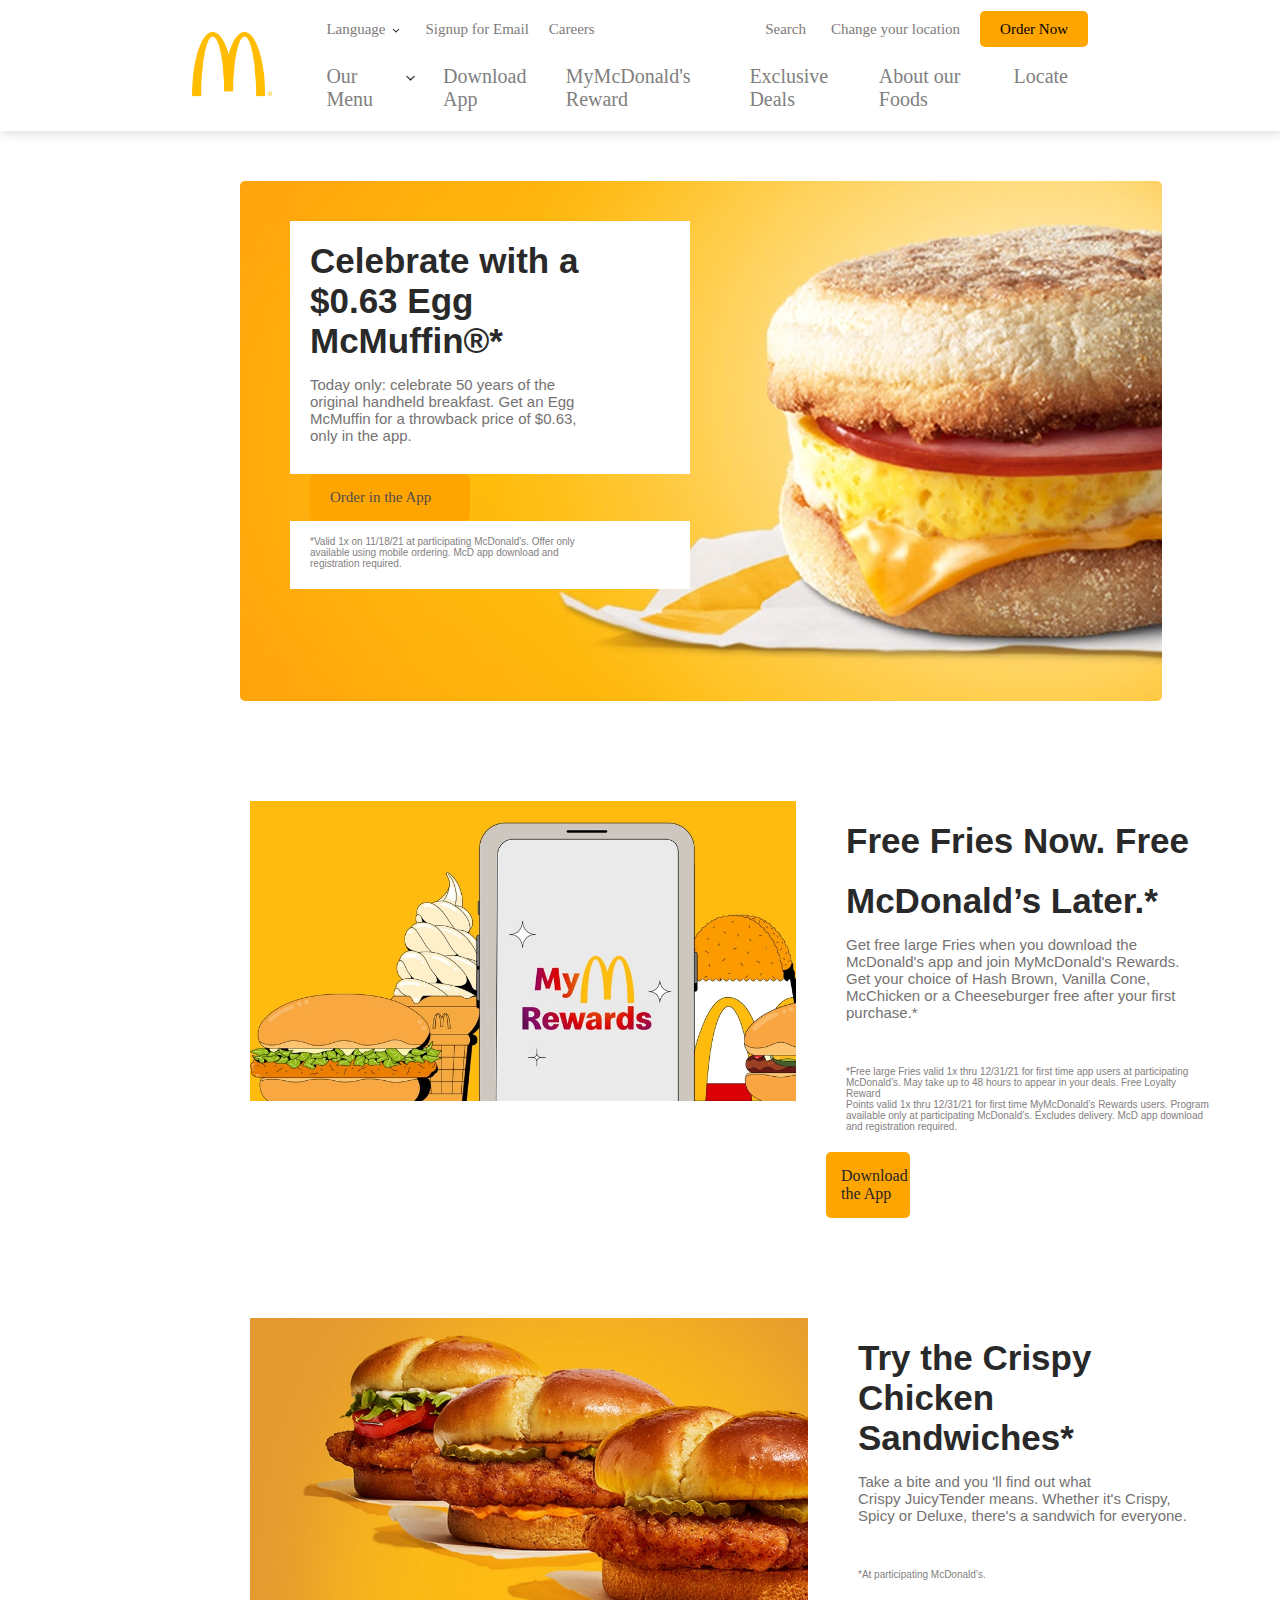
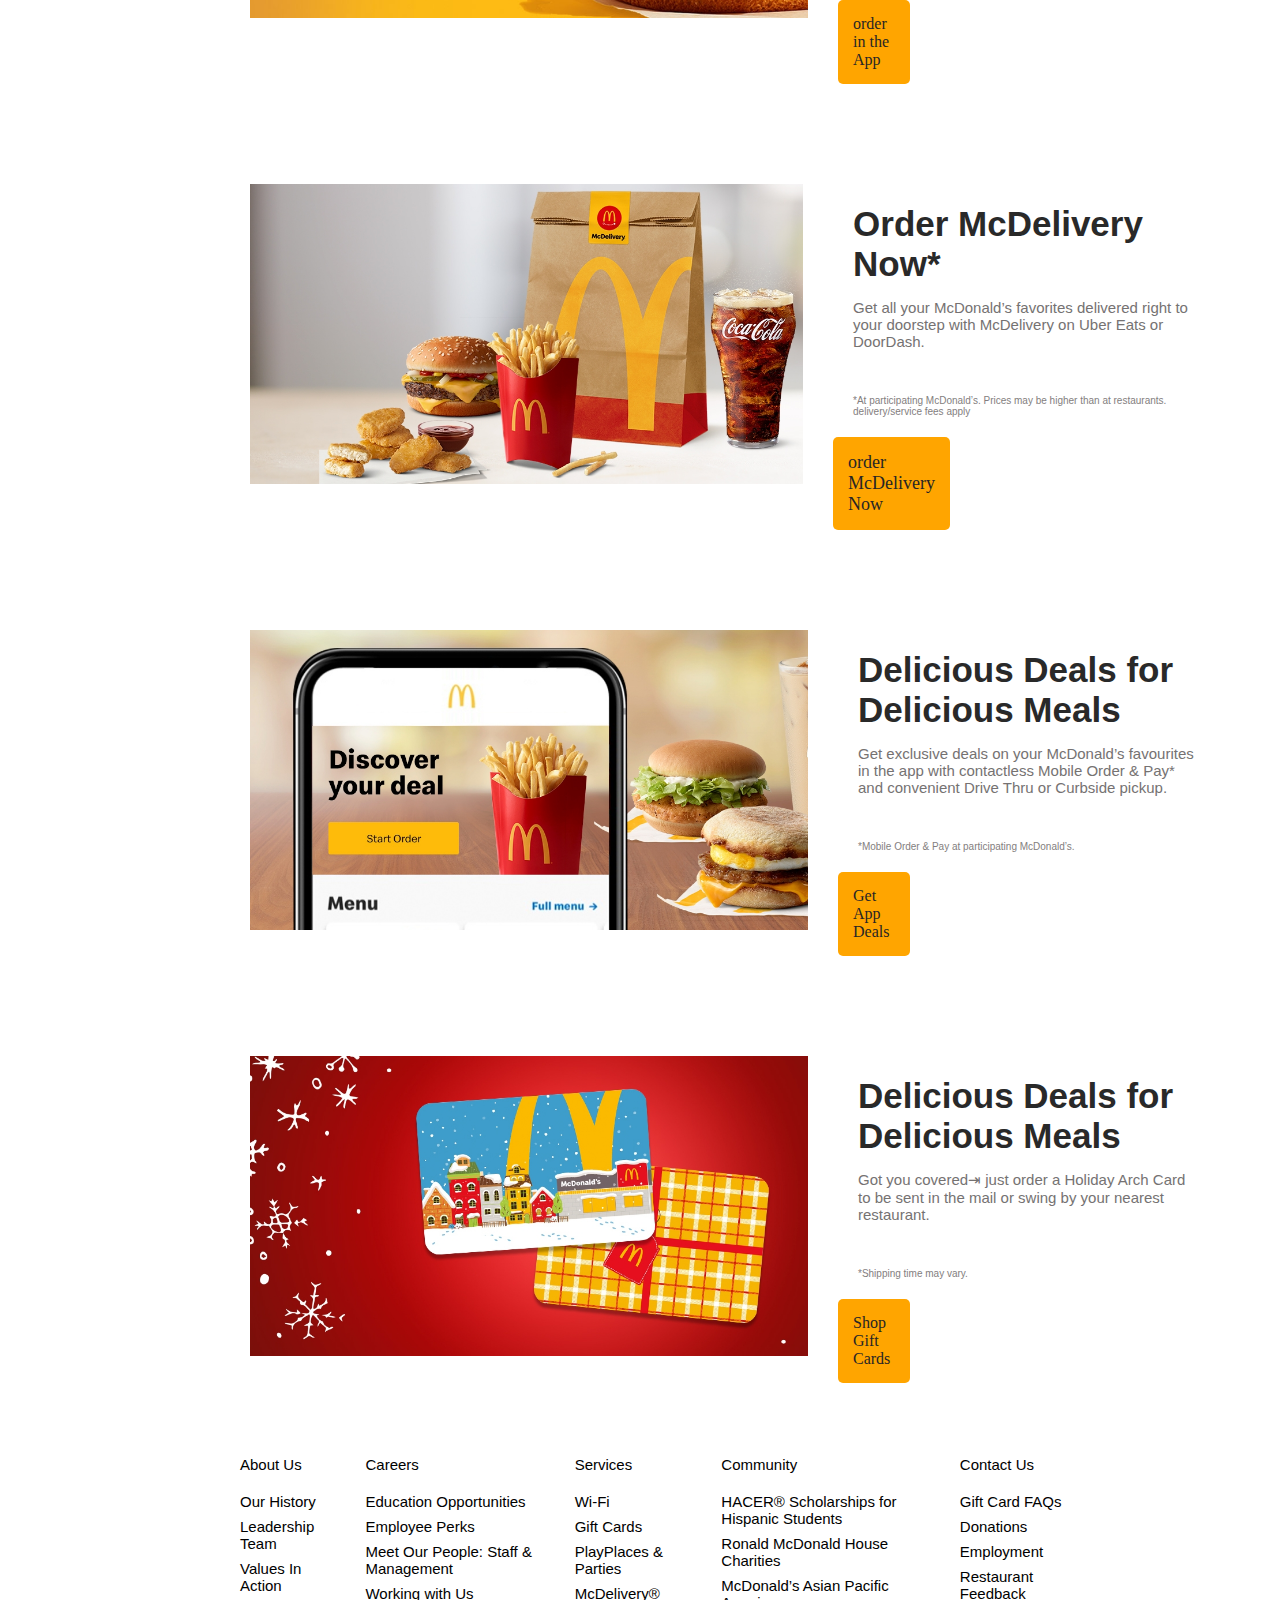
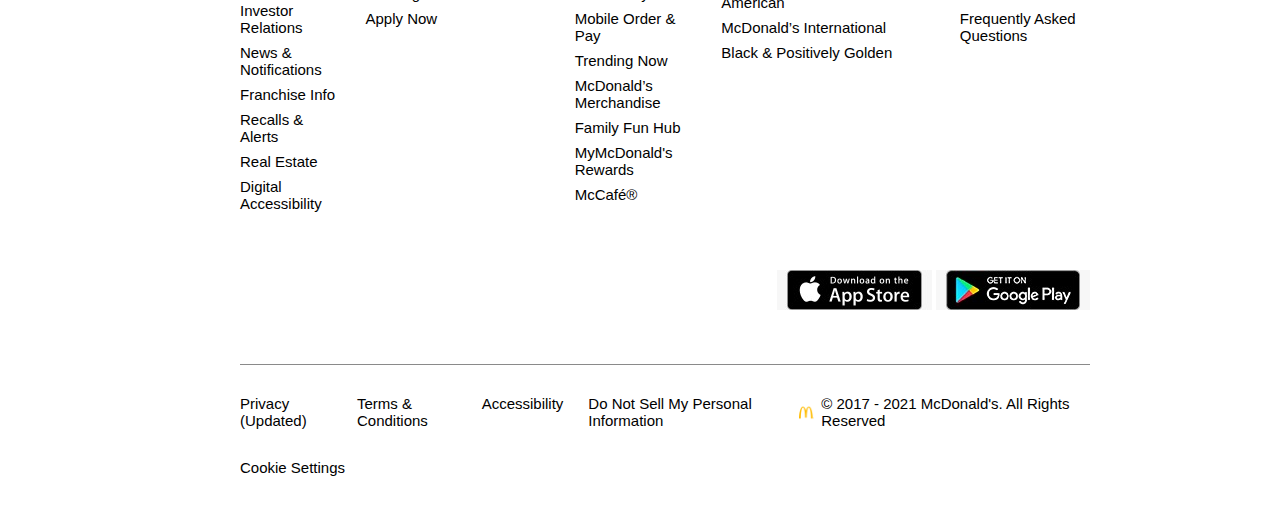
<file: index.html>
<!DOCTYPE html>
<html lang="en">
<head>
    <meta charset="UTF-8">
    <meta http-equiv="X-UA-Compatible" content="IE=edge">
    <meta name="viewport" content="width=device-width, initial-scale=1.0">
    <link rel="stylesheet" href="index.css">
    <link rel="stylesheet" href="https://use.fontawesome.com/releases/v5.15.4/css/all.css" integrity="sha384-DyZ88mC6Up2uqS4h/KRgHuoeGwBcD4Ng9SiP4dIRy0EXTlnuz47vAwmeGwVChigm" crossorigin="anonymous">
    <title>McDonlands</title>
</head>
<body>
    <div class="navigation-container">
        <nav class="navigation">
            <div class="logo">
                <a href="index.html"> 
                    <img src="./images/logo.png" height="80px" alt="Logo">
                </a>
            </div>
            <div class="menu">
            <div class="menu-top">
                <ul class="menu-top1">
                    <li><a class="menu-links-1" href="#">Language</a></li>
                    <img class="menu-link" src="./images/down-arrow.png" height="20px" alt="">
                    <li><a class="menu-links1" href="#">Signup for Email</a></li>
                    <li><a class="menu-links1" href="#">Careers</a></li>
                </ul>
                <ul class="menu-top2">
                    <i class="fas fa-search"></i>
                    <li><a class="menu-links" href="#">Search</a></li>
                    <i class="fas fa-map-marker-alt"></i>
                    <li><a class="menu-links" href="#">Change your location</a></li>
                    <li><a class="menu-links1 menu-btn" href="#">Order Now</a></li>
                </ul>
            </div>
            <ul class="menu-bottom">
                <li><a class="menu-links-2" href="#">Our Menu</a></li>
                <img class="menu-link" src="./images/down-arrow.png" height="25px" alt="">
                <li><a class="menu-links2" href="downloadAPP.html">Download App</a></li>
                <li><a class="menu-links2" href="MyMcdonald.html">MyMcDonald's Reward</a></li>
                <li><a class="menu-links2" href="exclusivedeal.html">Exclusive Deals</a></li>
                <li><a class="menu-links2" href="Aboutfood.html">About our Foods</a></li>
                <li><a class="menu-links2" href="Locate.html">Locate</a></li>
            </ul>
            </div>
        </nav>
    </div>

    <div class="row1">

        <div class="row1-obj">
            <h1 class="row1-text">Celebrate with a</h1>
            <h1 class="row1-text3">$0.63 Egg <br>McMuffin®*</h1>
            <h3 class="row1-text1">Today only: celebrate 50 years of the <br>original handheld breakfast. Get an Egg <br>McMuffin for a throwback price of $0.63, <br>only in the app.</h3>
            <div class="menu-btn1">Order in the App</div>
            <h5 class="row1-text2">*Valid 1x on 11/18/21 at participating McDonald's. Offer only <br>available using mobile ordering. McD app download and <br>registration required.</h5>
    
        </div>
    </div>

    <div class="row2 flex">
            <div class="row2-column1"></div>

            <div class="row2-column2">
                <h1 class="row1-text">Free Fries Now. Free</h1>
                <h1 class="row1-text">McDonald’s Later.*</h1>
                <h3 class="row1-text1">Get free large Fries when you download the <br>McDonald's app and join MyMcDonald's Rewards. <br>Get your choice of Hash Brown, Vanilla Cone, <br>McChicken or a Cheeseburger free after your first <br>purchase.*</h3>
                <h5 class="row1-text2">*Free large Fries valid 1x thru 12/31/21 for first time app users at participating <br>McDonald’s. May take up to 48 hours to appear in your deals. Free Loyalty Reward <br>Points valid 1x thru 12/31/21 for first time MyMcDonald’s Rewards users. Program <br>available only at participating McDonald’s. Excludes delivery. McD app download <br>and registration required.</h5>
                <h2 class="menu-btn2">Download the App</h2>

            </div>
    </div>
    
    <div class="row2 flex">
        <div class="row3-column1"></div>

        <div class="row2-column2">
            <h1 class="row1-text">Try the Crispy <br>Chicken <br>Sandwiches*</h1>
            <h3 class="row1-text1">Take a bite and you 'll find out what <br>Crispy JuicyTender means. Whether it's Crispy, <br>Spicy or Deluxe, there's a sandwich for everyone.</h3>
            <h5 class="row1-text2">*At participating McDonald’s.</h5>
            <h2 class="menu-btn2">order in the App</h2>

        </div>
    </div>

    <div class="row2 flex">
        <div class="row4-column1"></div>

        <div class="row2-column2">
            <h1 class="row1-text">Order McDelivery <br>Now*</h1>
            <h3 class="row1-text1">Get all your McDonald’s favorites delivered right to <br>your doorstep with McDelivery on Uber Eats or <br>DoorDash.</h3>
            <h5 class="row1-text2">*At participating McDonald’s. Prices may be higher than at restaurants. <br>delivery/service fees apply</h5>
            <h2 class="menu-btn3">order McDelivery Now</h2>
        </div>
    </div>

    <div class="row2 flex">
        <div class="row5-column1"></div>

        <div class="row2-column2">
            <h1 class="row1-text">Delicious Deals for <br>Delicious Meals</h1>
            <h3 class="row1-text1">Get exclusive deals on your McDonald’s favourites <br>in the app with contactless Mobile Order & Pay* <br>and convenient Drive Thru or Curbside pickup.</h3>
            <h5 class="row1-text2">*Mobile Order & Pay at participating McDonald’s.</h5>
            <h2 class="menu-btn2">Get App Deals</h2>

        </div>
    </div>

    <div class="row2 flex">
        <div class="row6-column1"></div>

        <div class="row2-column2">
            <h1 class="row1-text">Delicious Deals for <br>Delicious Meals</h1>
            <h3 class="row1-text1">Got you covered&RightArrowBar; just order a Holiday Arch Card <br>to be sent in the mail or swing by your nearest <br>restaurant.</h3>
            <h5 class="row1-text2">*Shipping time may vary.</h5>
            <h2 class="menu-btn2">Shop Gift Cards</h2>

        </div>
    </div>

    <footer class="footer-setup">
        <div class="footer">
            <div class="section1">
                <p class="section1-heading">About Us</p>
                <ul class="section1-list">
                    <li class="section1-items">Our History</li>
                    <li class="section1-items">Leadership Team</li>
                    <li class="section1-items">Values In Action</li>
                    <li class="section1-items">Investor Relations</li>
                    <li class="section1-items">News & Notifications</li>
                    <li class="section1-items">Franchise Info</li>
                    <li class="section1-items">Recalls & Alerts</li>
                    <li class="section1-items">Real Estate</li>
                    <li class="section1-items">Digital Accessibility</li>
                </ul>
            </div>
    
            <div class="section2">
                <p class="section2-heading">Careers</p>
                <ul class="section2-list">
                    <li class="section2-items">Education Opportunities</li>
                    <li class="section2-items">Employee Perks</li>
                    <li class="section2-items">Meet Our People: Staff & Management</li>
                    <li class="section2-items">Working with Us</li>
                    <li class="section2-items">Apply Now</li>
                </ul>
            </div>
    
            <div class="section3">
                <p class="section3-heading">Services</p>
                <ul class="section3-list">
                    <li class="section3-items">Wi-Fi</li>
                    <li class="section3-items">Gift Cards</li>
                    <li class="section3-items">PlayPlaces & Parties</li>
                    <li class="section3-items">McDelivery®</li>
                    <li class="section3-items">Mobile Order & Pay</li>
                    <li class="section3-items">Trending Now</li>
                    <li class="section3-items">McDonald’s Merchandise</li>
                    <li class="section3-items">Family Fun Hub</li>
                    <li class="section3-items">MyMcDonald's Rewards</li>
                    <li class="section3-items">McCafé®</li>
                </ul>
            </div>
            <div class="section4">
                <p class="section4-heading">Community</p>
                <ul class="section4-list">
                    <li class="section4-items">HACER® Scholarships for Hispanic Students</li>
                    <li class="section4-items">Ronald McDonald House Charities</li>
                    <li class="section4-items">McDonald’s Asian Pacific American</li>
                    <li class="section4-items">McDonald’s International</li>
                    <li class="section4-items">Black & Positively Golden</li>
                </ul>
            </div>
            <div class="section5">
                <p class="section5-heading">Contact Us</p>
                <ul class="section5-list">
                    <li class="section5-items">Gift Card FAQs</li>
                    <li class="section5-items">Donations</li>
                    <li class="section5-items">Employment</li>
                    <li class="section5-items">Restaurant Feedback</li>
                    <li class="section5-items">Frequently Asked Questions</li>
                </ul>
            </div>
        </div>
    
        <div class="font-awesome">
            <div class="icons">
                <i class="icons fab fa-facebook"></i>
                <i class="icons fab fa-twitter-square"></i>
                <i class="icons fab fa-youtube"></i>
                <i class="icons fab fa-instagram"></i>
                <i class="icons fab fa-tumblr-square"></i>
                <i class="icons fab fa-spotify"></i>
            </div>
            <div class="image1">
                <img src="./images/img9.jpeg" alt="">
                <img src="./images/img8.jpeg" alt="">
            </div>
        </div>
    
        <div class="note"></div>
    
        <div class="footer-text">
            <div>
                <ul class="footer-list">
                    <li class="footer-items">Privacy (Updated)</li>
                    <li class="footer-items">Terms & Conditions</li>
                    <li class="footer-items">Accessibility</li>
                    <li class="footer-items">Do Not Sell My Personal Information</li>
                </ul>
            </div>
            <div class="footer-logo">
                <img src="./images/logo.png" alt="">
                <p>© 2017 - 2021 McDonald's. All Rights Reserved</p>
            </div>
        </div>
        <div class="footer-text2">
            <ul class="footer-list">
                <li class="footer-items">Cookie Settings</li>
            </ul>
        </div>

    </footer>
    

</body>
</html>
</file>
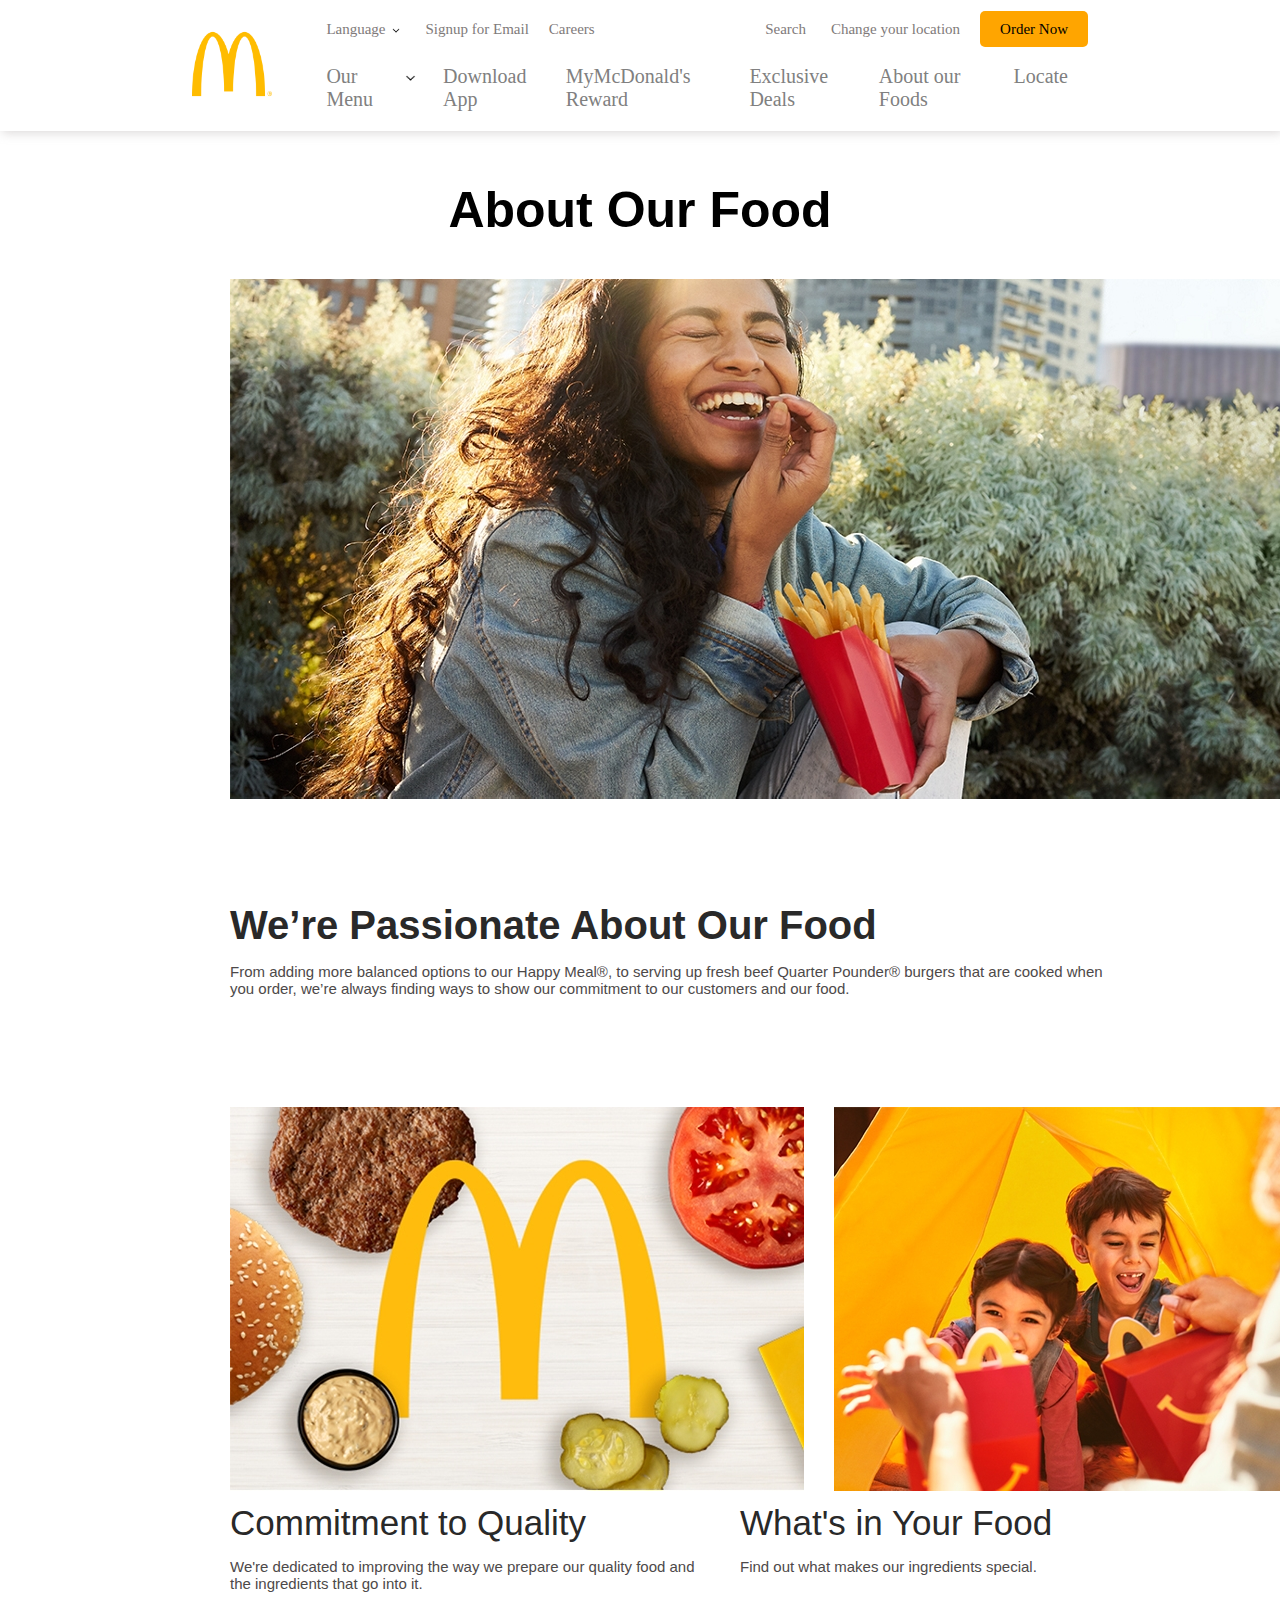
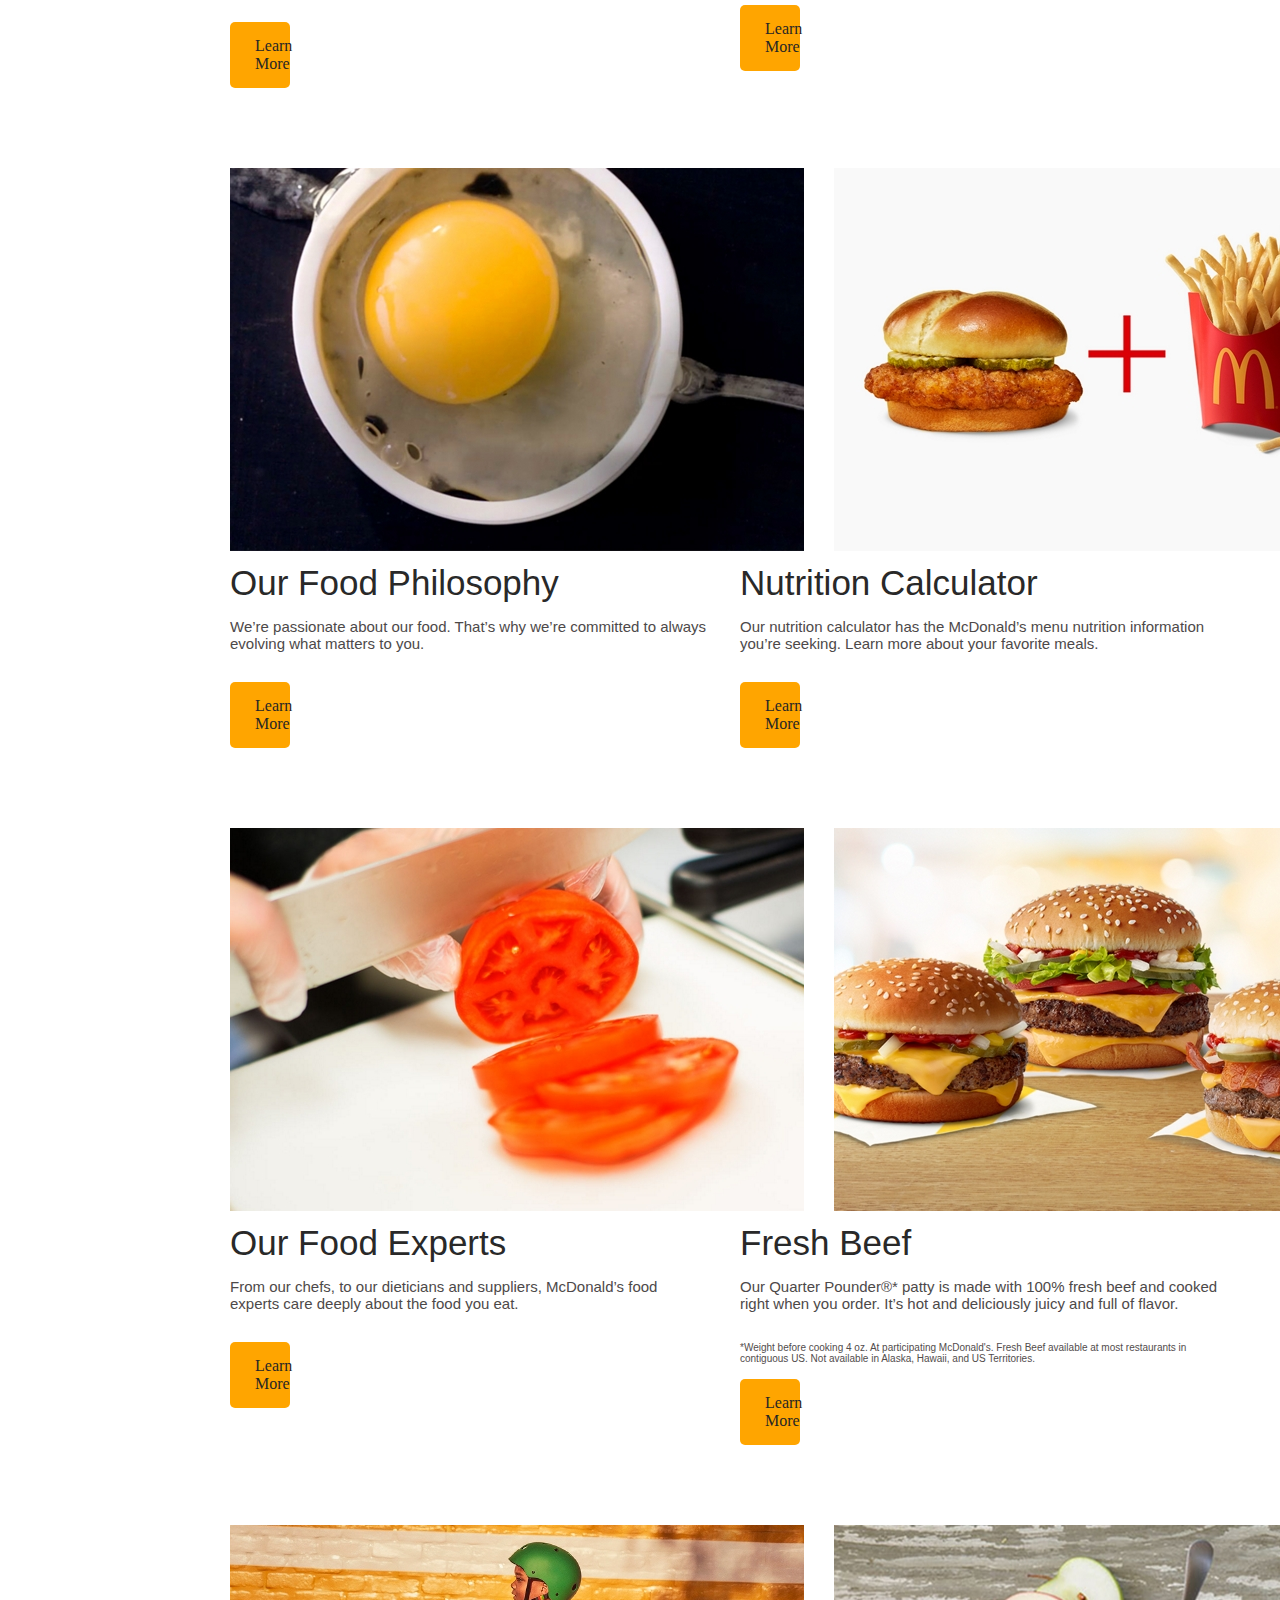
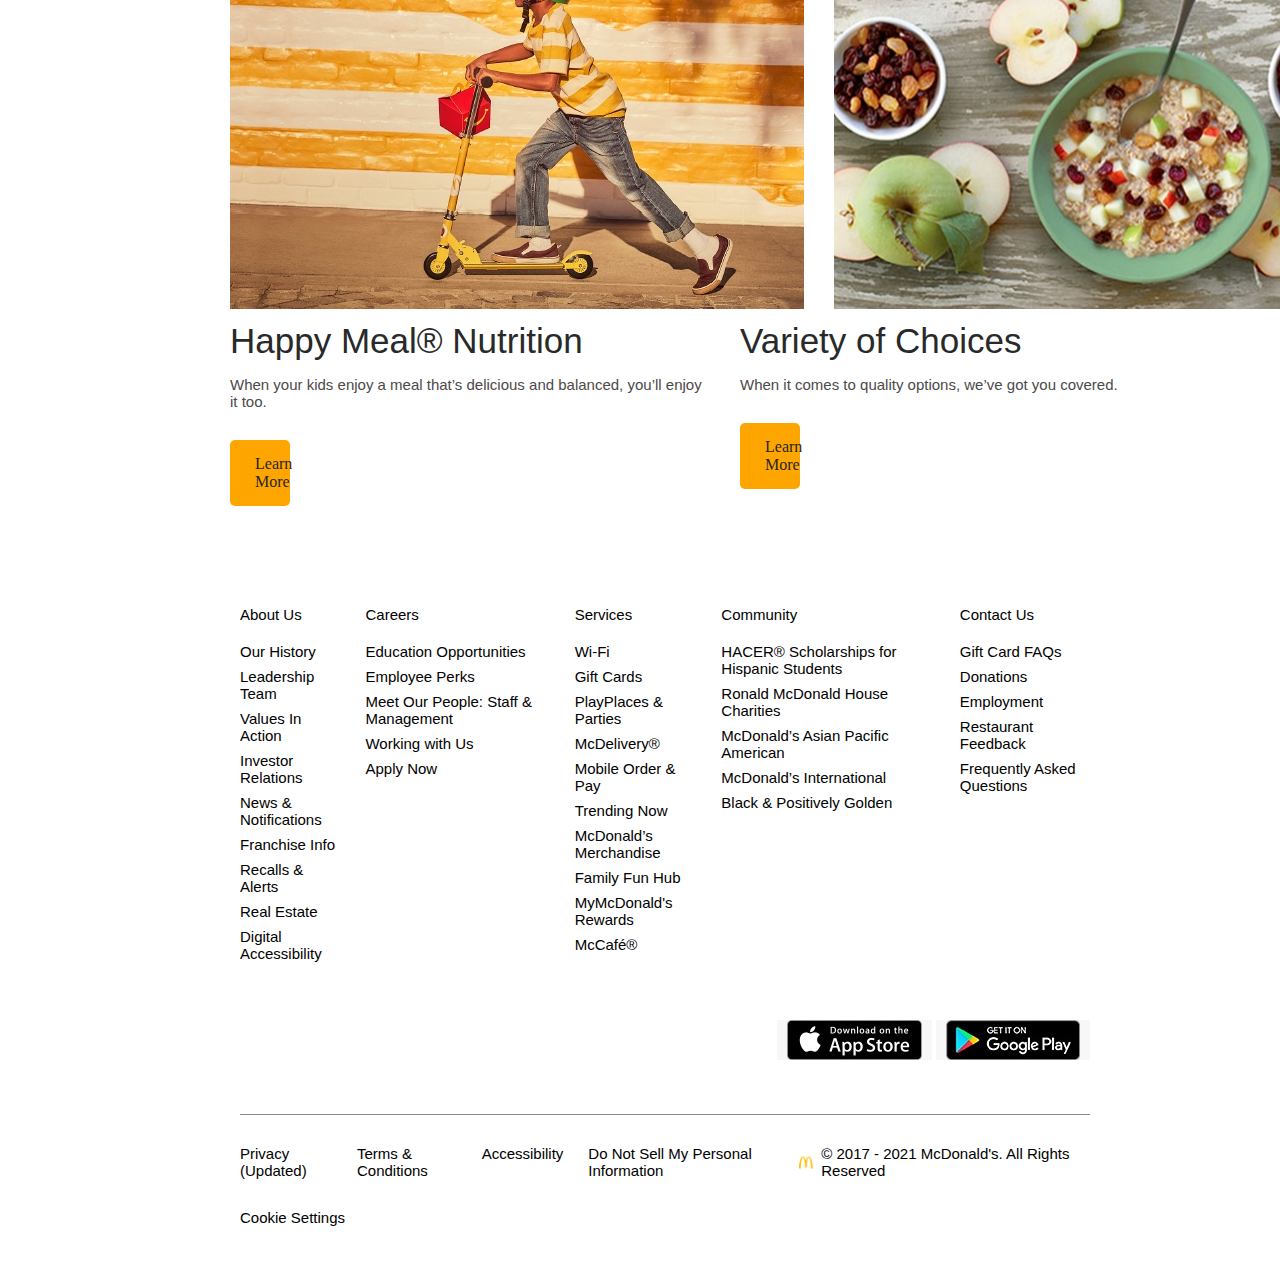
<file: Aboutfood.html>
<!DOCTYPE html>
<html lang="en">
<head>
    <meta charset="UTF-8">
    <meta http-equiv="X-UA-Compatible" content="IE=edge">
    <meta name="viewport" content="width=device-width, initial-scale=1.0">
    <link rel="stylesheet" href="Aboutfood.css">
    <link rel="stylesheet" href="https://use.fontawesome.com/releases/v5.15.4/css/all.css" integrity="sha384-DyZ88mC6Up2uqS4h/KRgHuoeGwBcD4Ng9SiP4dIRy0EXTlnuz47vAwmeGwVChigm" crossorigin="anonymous">
    <title>About Our Food</title>
</head>
 <body>
    <div class="navigation-container">
        <nav class="navigation">
            <div class="logo">
                <a href="index.html"> 
                    <img src="./images/logo.png" height="80px" alt="Logo">
                </a>
            </div>
            <div class="menu">
            <div class="menu-top">
                <ul class="menu-top1">
                    <li><a class="menu-links-1" href="#">Language</a></li>
                    <img class="menu-link" src="./images/down-arrow.png" height="20px" alt="">
                    <li><a class="menu-links1" href="#">Signup for Email</a></li>
                    <li><a class="menu-links1" href="#">Careers</a></li>
                </ul>
                <ul class="menu-top2">
                    <i class="fas fa-search"></i>
                    <li><a class="menu-links" href="#">Search</a></li>
                    <i class="fas fa-map-marker-alt"></i>
                    <li><a class="menu-links" href="#">Change your location</a></li>
                    <li><a class="menu-links1 menu-btn" href="#">Order Now</a></li>
                </ul>
            </div>
            <ul class="menu-bottom">
                <li><a class="menu-links-2" href="#">Our Menu</a></li>
                <img class="menu-link" src="./images/down-arrow.png" height="25px" alt="">
                <li><a class="menu-links2" href="downloadAPP.html">Download App</a></li>
                <li><a class="menu-links2" href="MyMcdonald.html">MyMcDonald's Reward</a></li>
                <li><a class="menu-links2" href="exclusivedeal.html">Exclusive Deals</a></li>
                <li><a class="menu-links2" href="Aboutfood.html">About our Foods</a></li>
                <li><a class="menu-links2" href="Locate.html">Locate</a></li>
             </ul>
            </div>
        </nav>
    </div>

    <div class="heading">
        <h1>About Our Food</h1>
    </div>

    <div class="banner-img">
        <img src="./images/img27.png" alt="">
    </div>

    <div class="row4">
        <p class="row1-text3">We’re Passionate About Our Food</p>
        <h3 class="row1-text1">From adding more balanced options to our Happy Meal®, to serving up fresh beef Quarter Pounder® burgers that are cooked when you order, we’re always finding ways to show our commitment to our customers and our food. </h3>
    </div>

    <div class="row1 flex">
        <img src="./images/img28.png" alt="">
        <img src="./images/img29.png" alt="">
    </div>

    <div class="row2 flex">
        <div class="row2-column1">
            <h1 class="row1-text">Commitment to Quality</h1>
            <h3 class="row1-text1">We're dedicated to improving the way we prepare our quality food and the ingredients that go into it.</h3>
            <h2 class="menu-btn4">Learn More</h2>
        </div>

        <div class="row2-column2">
            <h1 class="row1-text">What's in Your Food</h1>
            <h3 class="row1-text1">Find out what makes our ingredients special.</h3>
            <h2 class="menu-btn4">Learn More</h2>
        </div>
    </div>

    
    <div class="row1 flex">
        <img src="./images/img30.png" alt="">
        <img src="./images/img31.png" alt="">
    </div>

    <div class="row2 flex">
        <div class="row2-column1">
            <h1 class="row1-text">Our Food Philosophy</h1>
            <h3 class="row1-text1">We’re passionate about our food. That’s why we’re committed to always evolving what matters to you.</h3>
            <h2 class="menu-btn4">Learn More</h2>
        </div>

        <div class="row2-column2">
            <h1 class="row1-text">Nutrition Calculator</h1>
            <h3 class="row1-text1">Our nutrition calculator has the McDonald’s menu nutrition information you’re seeking. Learn more about your favorite meals.</h3>
            <h2 class="menu-btn4">Learn More</h2>
        </div>
    </div>

    <div class="row1 flex">
        <img src="./images/img32.png" alt="">
        <img src="./images/img33.png" alt="">
    </div>

    <div class="row2 flex">
        <div class="row2-column1">
            <h1 class="row1-text">Our Food Experts</h1>
            <h3 class="row1-text1">From our chefs, to our dieticians and suppliers, McDonald’s food experts care deeply about the food you eat.</h3>
            <h2 class="menu-btn4">Learn More</h2>
        </div>

        <div class="row2-column2">
            <h1 class="row1-text">Fresh Beef</h1>
            <h3 class="row1-text1">Our Quarter Pounder®* patty is made with 100% fresh beef and cooked right when you order. It’s hot and deliciously juicy and full of flavor.</h3>
            <h5 class="row1-text2">*Weight before cooking 4 oz. At participating McDonald's. Fresh Beef available at most restaurants in contiguous US. Not available in Alaska, Hawaii, and US Territories.</h5>
            <h2 class="menu-btn4">Learn More</h2>
        </div>
    </div>

    <div class="row1 flex">
        <img src="./images/img34.png" alt="">
        <img src="./images/img35.png" alt="">
    </div>

    <div class="row2 flex">
        <div class="row2-column1">
            <h1 class="row1-text">Happy Meal® Nutrition</h1>
            <h3 class="row1-text1">When your kids enjoy a meal that’s delicious and balanced, you’ll enjoy it too.</h3>
            <h2 class="menu-btn4">Learn More</h2>
        </div>

        <div class="row2-column2">
            <h1 class="row1-text">Variety of Choices</h1>
            <h3 class="row1-text1">When it comes to quality options, we’ve got you covered.</h3>
            <h2 class="menu-btn4">Learn More</h2>
        </div>
    </div>

    <footer class="footer-setup space-top">
        <div class="footer">
            <div class="section1">
                <p class="section1-heading">About Us</p>
                <ul class="section1-list">
                    <li class="section1-items">Our History</li>
                    <li class="section1-items">Leadership Team</li>
                    <li class="section1-items">Values In Action</li>
                    <li class="section1-items">Investor Relations</li>
                    <li class="section1-items">News & Notifications</li>
                    <li class="section1-items">Franchise Info</li>
                    <li class="section1-items">Recalls & Alerts</li>
                    <li class="section1-items">Real Estate</li>
                    <li class="section1-items">Digital Accessibility</li>
                </ul>
            </div>
    
            <div class="section2">
                <p class="section2-heading">Careers</p>
                <ul class="section2-list">
                    <li class="section2-items">Education Opportunities</li>
                    <li class="section2-items">Employee Perks</li>
                    <li class="section2-items">Meet Our People: Staff & Management</li>
                    <li class="section2-items">Working with Us</li>
                    <li class="section2-items">Apply Now</li>
                </ul>
            </div>
    
            <div class="section3">
                <p class="section3-heading">Services</p>
                <ul class="section3-list">
                    <li class="section3-items">Wi-Fi</li>
                    <li class="section3-items">Gift Cards</li>
                    <li class="section3-items">PlayPlaces & Parties</li>
                    <li class="section3-items">McDelivery®</li>
                    <li class="section3-items">Mobile Order & Pay</li>
                    <li class="section3-items">Trending Now</li>
                    <li class="section3-items">McDonald’s Merchandise</li>
                    <li class="section3-items">Family Fun Hub</li>
                    <li class="section3-items">MyMcDonald's Rewards</li>
                    <li class="section3-items">McCafé®</li>
                </ul>
            </div>
            <div class="section4">
                <p class="section4-heading">Community</p>
                <ul class="section4-list">
                    <li class="section4-items">HACER® Scholarships for Hispanic Students</li>
                    <li class="section4-items">Ronald McDonald House Charities</li>
                    <li class="section4-items">McDonald’s Asian Pacific American</li>
                    <li class="section4-items">McDonald’s International</li>
                    <li class="section4-items">Black & Positively Golden</li>
                </ul>
            </div>
            <div class="section5">
                <p class="section5-heading">Contact Us</p>
                <ul class="section5-list">
                    <li class="section5-items">Gift Card FAQs</li>
                    <li class="section5-items">Donations</li>
                    <li class="section5-items">Employment</li>
                    <li class="section5-items">Restaurant Feedback</li>
                    <li class="section5-items">Frequently Asked Questions</li>
                </ul>
            </div>
        </div>
    
        <div class="font-awesome">
            <div class="icons">
                <i class="icons fab fa-facebook"></i>
                <i class="icons fab fa-twitter-square"></i>
                <i class="icons fab fa-youtube"></i>
                <i class="icons fab fa-instagram"></i>
                <i class="icons fab fa-tumblr-square"></i>
                <i class="icons fab fa-spotify"></i>
            </div>
            <div class="image1">
                <img src="./images/img9.jpeg" alt="">
                <img src="./images/img8.jpeg" alt="">
            </div>
        </div>
    
        <div class="note"></div>
    
        <div class="footer-text">
            <div>
                <ul class="footer-list">
                    <li class="footer-items">Privacy (Updated)</li>
                    <li class="footer-items">Terms & Conditions</li>
                    <li class="footer-items">Accessibility</li>
                    <li class="footer-items">Do Not Sell My Personal Information</li>
                </ul>
            </div>
            <div class="footer-logo">
                <img src="./images/logo.png" alt="">
                <p>© 2017 - 2021 McDonald's. All Rights Reserved</p>
            </div>
        </div>
        <div class="footer-text2">
            <ul class="footer-list">
                <li class="footer-items">Cookie Settings</li>
            </ul>
        </div>

    </footer>

</body>
</html>
</file>
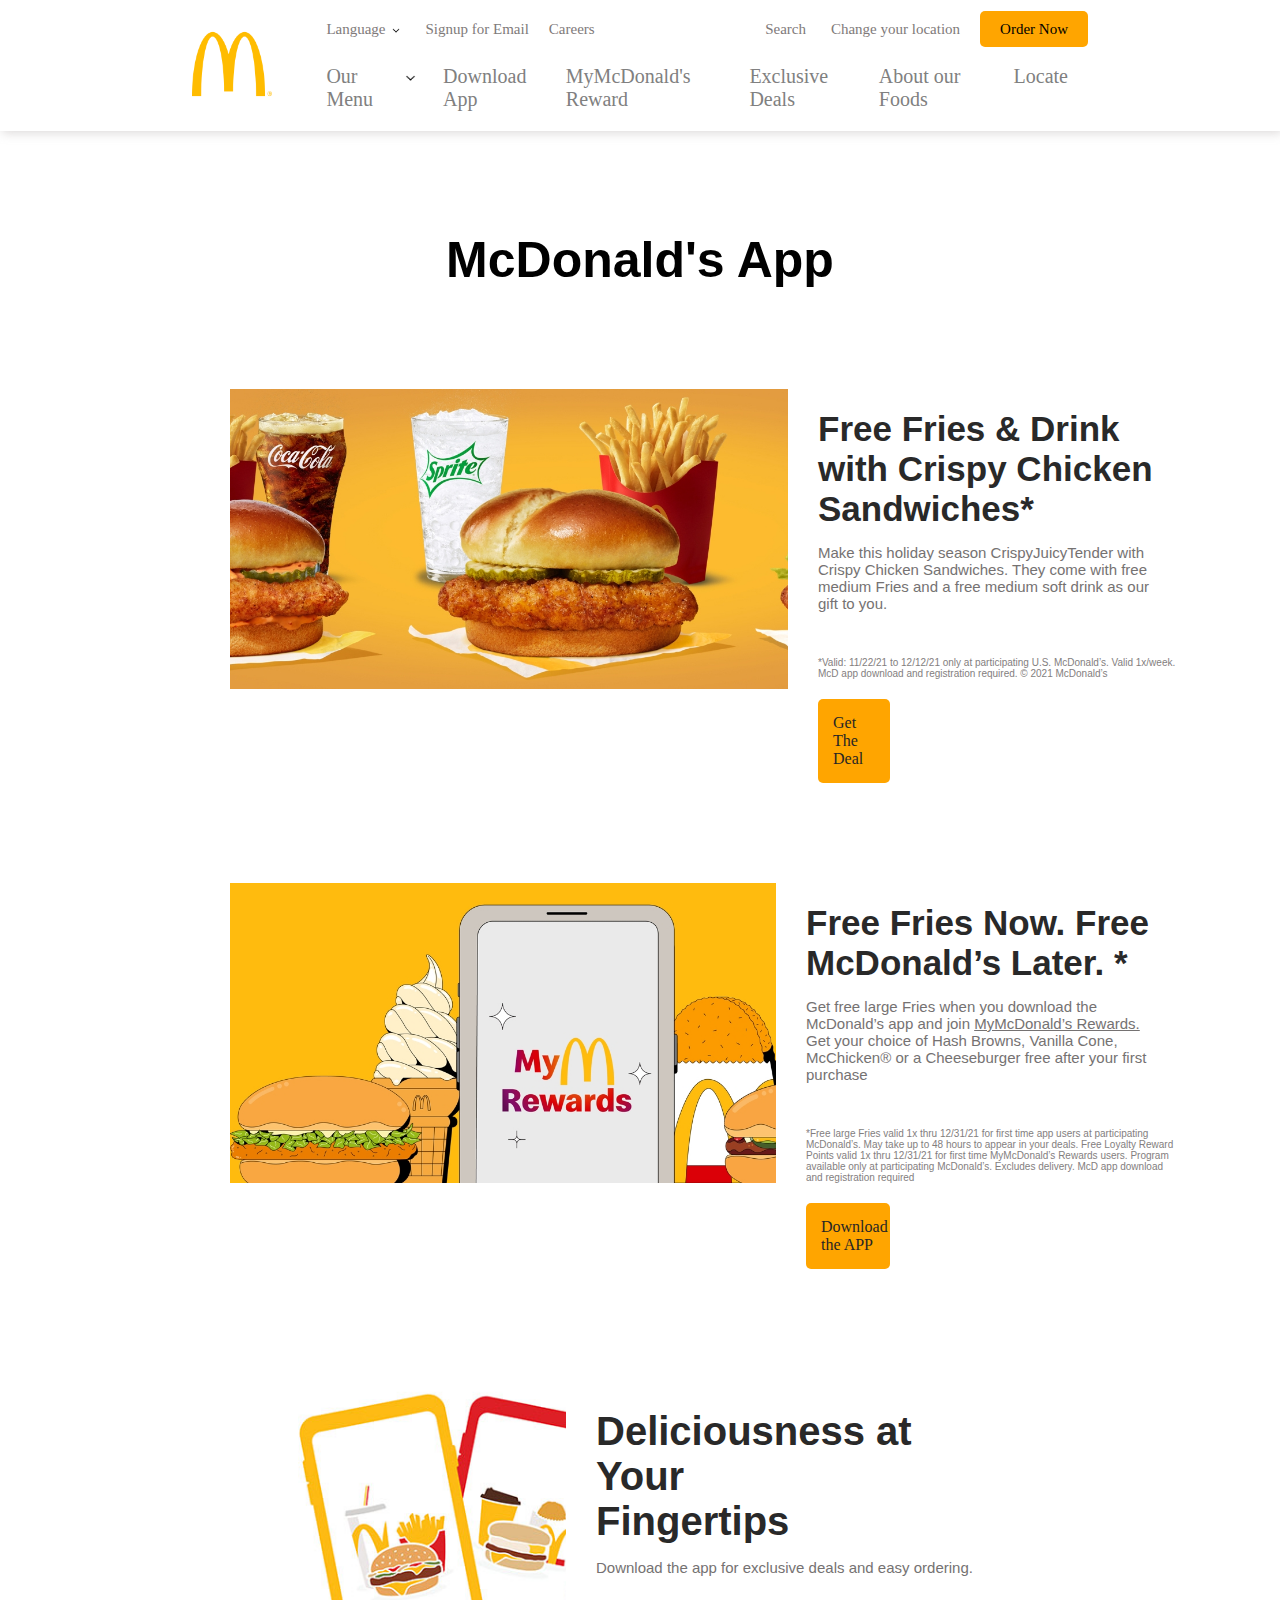
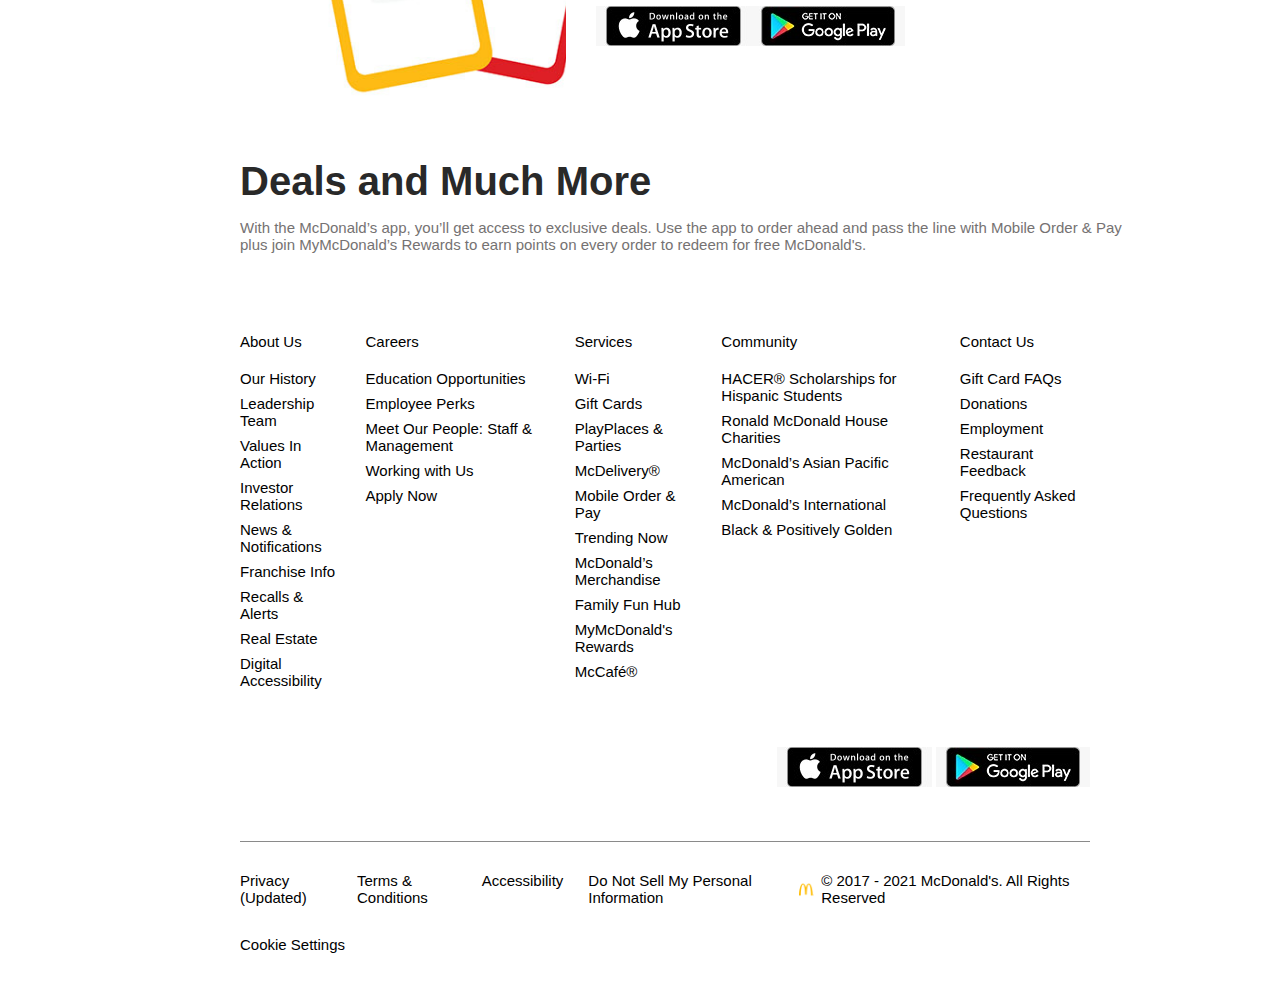
<file: downloadAPP.html>
<!DOCTYPE html>
<html lang="en">
<head>
    <meta charset="UTF-8">
    <meta http-equiv="X-UA-Compatible" content="IE=edge">
    <meta name="viewport" content="width=device-width, initial-scale=1.0">
    <link rel="stylesheet" href="downloadAPP.css">
    <link rel="stylesheet" href="https://use.fontawesome.com/releases/v5.15.4/css/all.css" integrity="sha384-DyZ88mC6Up2uqS4h/KRgHuoeGwBcD4Ng9SiP4dIRy0EXTlnuz47vAwmeGwVChigm" crossorigin="anonymous">
    <title>Download the McDonald’s APP</title>
</head>
<body>
    <div class="navigation-container">
        <nav class="navigation">
            <div class="logo">
                <a href="index.html"> 
                    <img src="./images/logo.png" height="80px" alt="Logo">
                </a>
            </div>
            <div class="menu">
            <div class="menu-top">
                <ul class="menu-top1">
                    <li><a class="menu-links-1" href="#">Language</a></li>
                    <img class="menu-link" src="./images/down-arrow.png" height="20px" alt="">
                    <li><a class="menu-links1" href="#">Signup for Email</a></li>
                    <li><a class="menu-links1" href="#">Careers</a></li>
                </ul>
                <ul class="menu-top2">
                    <i class="fas fa-search"></i>
                    <li><a class="menu-links" href="#">Search</a></li>
                    <i class="fas fa-map-marker-alt"></i>
                    <li><a class="menu-links" href="#">Change your location</a></li>
                    <li><a class="menu-links1 menu-btn" href="#">Order Now</a></li>
                </ul>
            </div>
            <ul class="menu-bottom">
                <li><a class="menu-links-2" href="#">Our Menu</a></li>
                <img class="menu-link" src="./images/down-arrow.png" height="25px" alt="">
                <li><a class="menu-links2" href="downloadAPP.html">Download App</a></li>
                <li><a class="menu-links2" href="MyMcdonald.html">MyMcDonald's Reward</a></li>
                <li><a class="menu-links2" href="exclusivedeal.html">Exclusive Deals</a></li>
                <li><a class="menu-links2" href="Aboutfood.html">About our Foods</a></li>
                <li><a class="menu-links2" href="Locate.html">Locate</a></li>
            </ul>
            </div>
        </nav>
    </div>

    <div class="heading">
        <h1>McDonald's App</h1>
    </div>

    <div class="row1 flex">
        <div class="row1-column1"></div>

        <div class="row1-column2">
            <h1 class="row1-text">Free Fries & Drink <br>with Crispy Chicken <br>Sandwiches*</h1>
            <h3 class="row1-text1">Make this holiday season CrispyJuicyTender with <br>Crispy Chicken Sandwiches. They come with free <br>medium Fries and a free medium soft drink as our <br>gift to you.</h3>
            <h5 class="row1-text2">*Valid: 11/22/21 to 12/12/21 only at participating U.S. McDonald’s. Valid 1x/week. <br>McD app download and registration required. &copy; 2021 McDonald’s</h5>
            <h2 class="menu-btn2">Get The Deal</h2>

        </div>
    </div>

    <div class="row1 flex">
        <div class="row2-column1"></div>

        <div class="row1-column2">
            <h1 class="row1-text">Free Fries Now. Free <br>McDonald’s Later. *</h1>
            <h3 class="row1-text1">Get free large Fries when you download the <br>McDonald’s app and join <u>MyMcDonald’s Rewards.</u>  <br>Get your choice of Hash Browns, Vanilla Cone, <br>McChicken® or a Cheeseburger free after your first <br>purchase</h3>
            <h5 class="row1-text2">*Free large Fries valid 1x thru 12/31/21 for first time app users at participating <br>McDonald’s. May take up to 48 hours to appear in your deals. Free Loyalty Reward <br>Points valid 1x thru 12/31/21 for first time MyMcDonald’s Rewards users. Program <br>available only at participating McDonald’s. Excludes delivery. McD app download <br>and registration required</h5>
            <h2 class="menu-btn2">Download the APP</h2>

        </div>
    </div>

    <div class="row3 flex">
        <div class="row3-column1"></div>
    
        <div class="row1-column2">
            <h1 class="row1-text3">Deliciousness at Your <br>Fingertips</h1>
            <h3 class="row1-text1">Download the app for exclusive deals and easy ordering.</h3>

            <div class="flex">
                <img src="./images/img9.jpeg" alt="">
                <img src="./images/img8.jpeg" alt="">
            </div>
        </div>
    </div>

    <div class="row4">
        <h1 class="row1-text3">Deals and Much More</h1>
        <h3 class="row1-text1">With the McDonald’s app, you’ll get access to exclusive deals. Use the app to order ahead and pass the line with Mobile Order & Pay plus join MyMcDonald’s Rewards to earn points on every order to redeem for free McDonald's.</h3>

    </div>

    <footer class="footer-setup">
        <div class="footer">
            <div class="section1">
                <p class="section1-heading">About Us</p>
                <ul class="section1-list">
                    <li class="section1-items">Our History</li>
                    <li class="section1-items">Leadership Team</li>
                    <li class="section1-items">Values In Action</li>
                    <li class="section1-items">Investor Relations</li>
                    <li class="section1-items">News & Notifications</li>
                    <li class="section1-items">Franchise Info</li>
                    <li class="section1-items">Recalls & Alerts</li>
                    <li class="section1-items">Real Estate</li>
                    <li class="section1-items">Digital Accessibility</li>
                </ul>
            </div>
    
            <div class="section2">
                <p class="section2-heading">Careers</p>
                <ul class="section2-list">
                    <li class="section2-items">Education Opportunities</li>
                    <li class="section2-items">Employee Perks</li>
                    <li class="section2-items">Meet Our People: Staff & Management</li>
                    <li class="section2-items">Working with Us</li>
                    <li class="section2-items">Apply Now</li>
                </ul>
            </div>
    
            <div class="section3">
                <p class="section3-heading">Services</p>
                <ul class="section3-list">
                    <li class="section3-items">Wi-Fi</li>
                    <li class="section3-items">Gift Cards</li>
                    <li class="section3-items">PlayPlaces & Parties</li>
                    <li class="section3-items">McDelivery®</li>
                    <li class="section3-items">Mobile Order & Pay</li>
                    <li class="section3-items">Trending Now</li>
                    <li class="section3-items">McDonald’s Merchandise</li>
                    <li class="section3-items">Family Fun Hub</li>
                    <li class="section3-items">MyMcDonald's Rewards</li>
                    <li class="section3-items">McCafé®</li>
                </ul>
            </div>
            <div class="section4">
                <p class="section4-heading">Community</p>
                <ul class="section4-list">
                    <li class="section4-items">HACER® Scholarships for Hispanic Students</li>
                    <li class="section4-items">Ronald McDonald House Charities</li>
                    <li class="section4-items">McDonald’s Asian Pacific American</li>
                    <li class="section4-items">McDonald’s International</li>
                    <li class="section4-items">Black & Positively Golden</li>
                </ul>
            </div>
            <div class="section5">
                <p class="section5-heading">Contact Us</p>
                <ul class="section5-list">
                    <li class="section5-items">Gift Card FAQs</li>
                    <li class="section5-items">Donations</li>
                    <li class="section5-items">Employment</li>
                    <li class="section5-items">Restaurant Feedback</li>
                    <li class="section5-items">Frequently Asked Questions</li>
                </ul>
            </div>
        </div>
    
        <div class="font-awesome">
            <div class="icons">
                <i class="icons fab fa-facebook"></i>
                <i class="icons fab fa-twitter-square"></i>
                <i class="icons fab fa-youtube"></i>
                <i class="icons fab fa-instagram"></i>
                <i class="icons fab fa-tumblr-square"></i>
                <i class="icons fab fa-spotify"></i>
            </div>
            <div class="image1">
                <img src="./images/img9.jpeg" alt="">
                <img src="./images/img8.jpeg" alt="">
            </div>
        </div>
    
        <div class="note"></div>
    
        <div class="footer-text">
            <div>
                <ul class="footer-list">
                    <li class="footer-items">Privacy (Updated)</li>
                    <li class="footer-items">Terms & Conditions</li>
                    <li class="footer-items">Accessibility</li>
                    <li class="footer-items">Do Not Sell My Personal Information</li>
                </ul>
            </div>
            <div class="footer-logo">
                <img src="./images/logo.png" alt="">
                <p>© 2017 - 2021 McDonald's. All Rights Reserved</p>
            </div>
        </div>
        <div class="footer-text2">
            <ul class="footer-list">
                <li class="footer-items">Cookie Settings</li>
            </ul>
        </div>

    </footer>


</body>
</html>
</file>
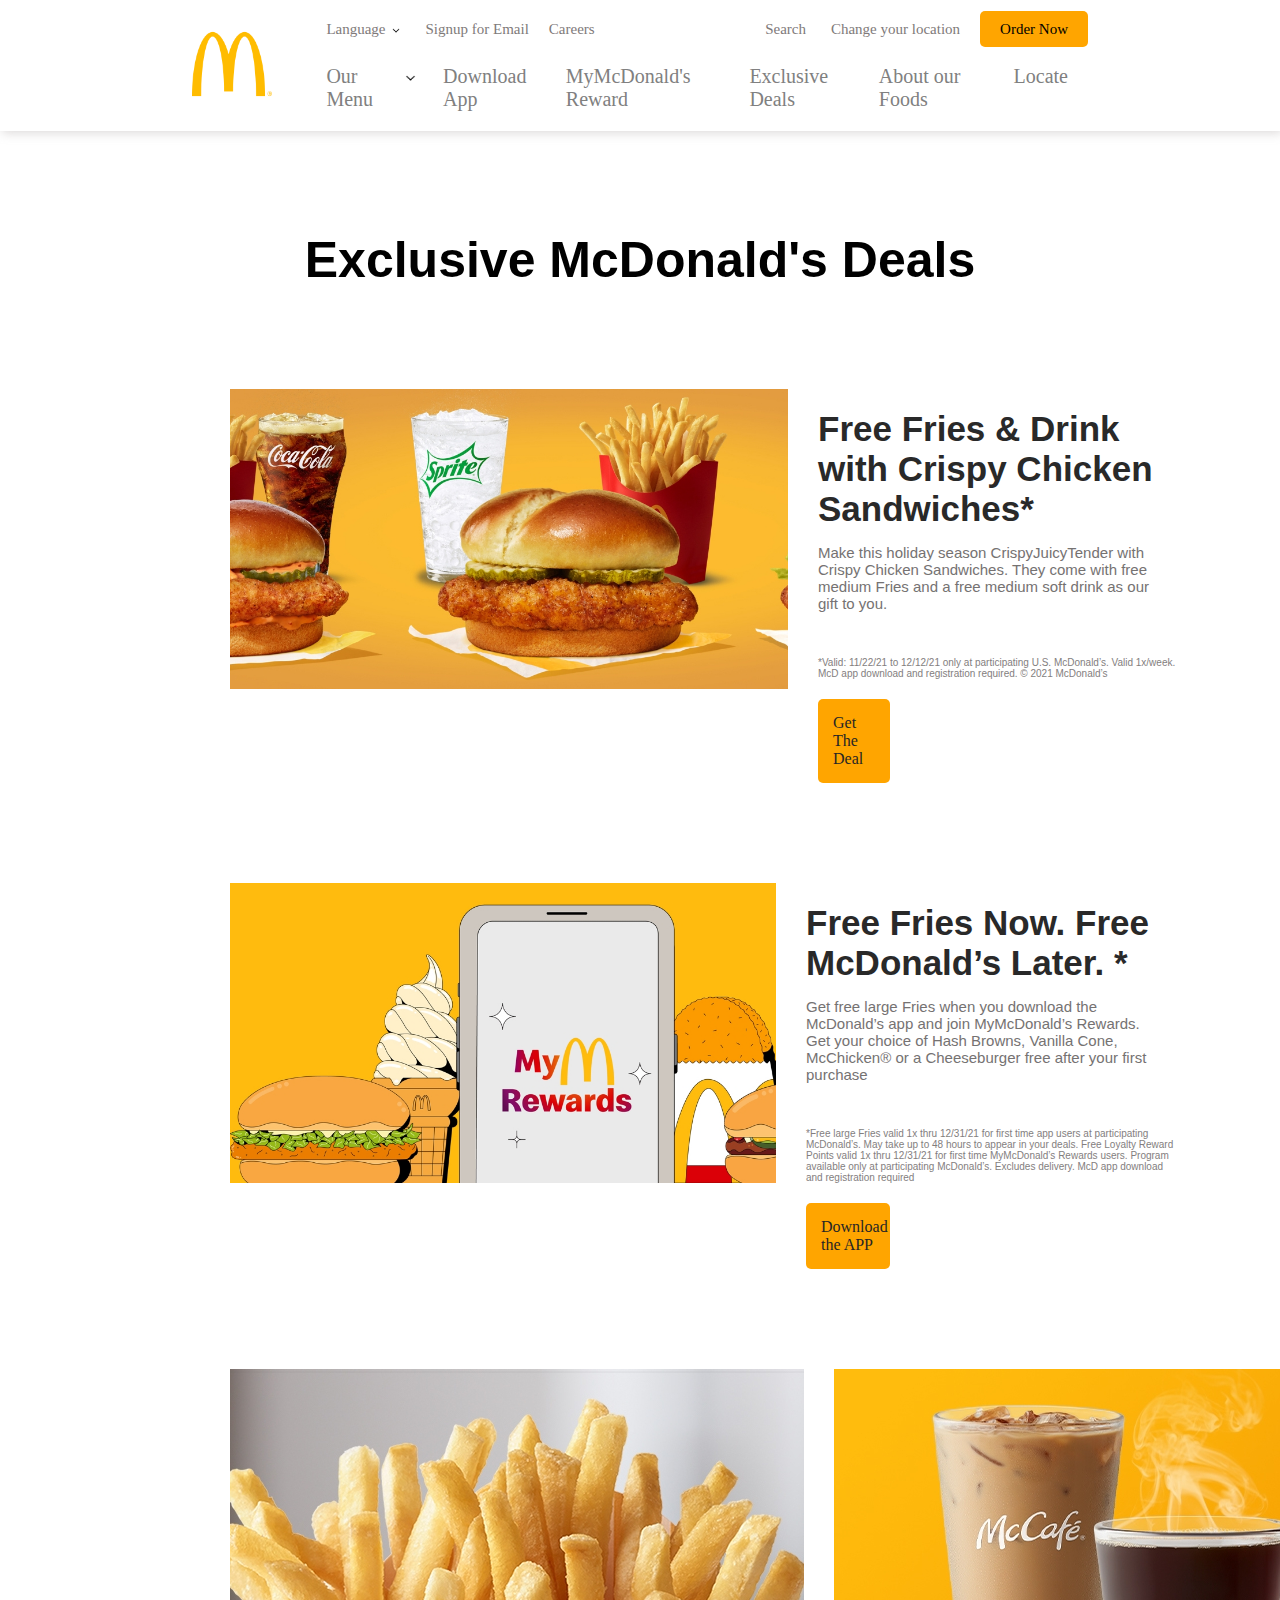
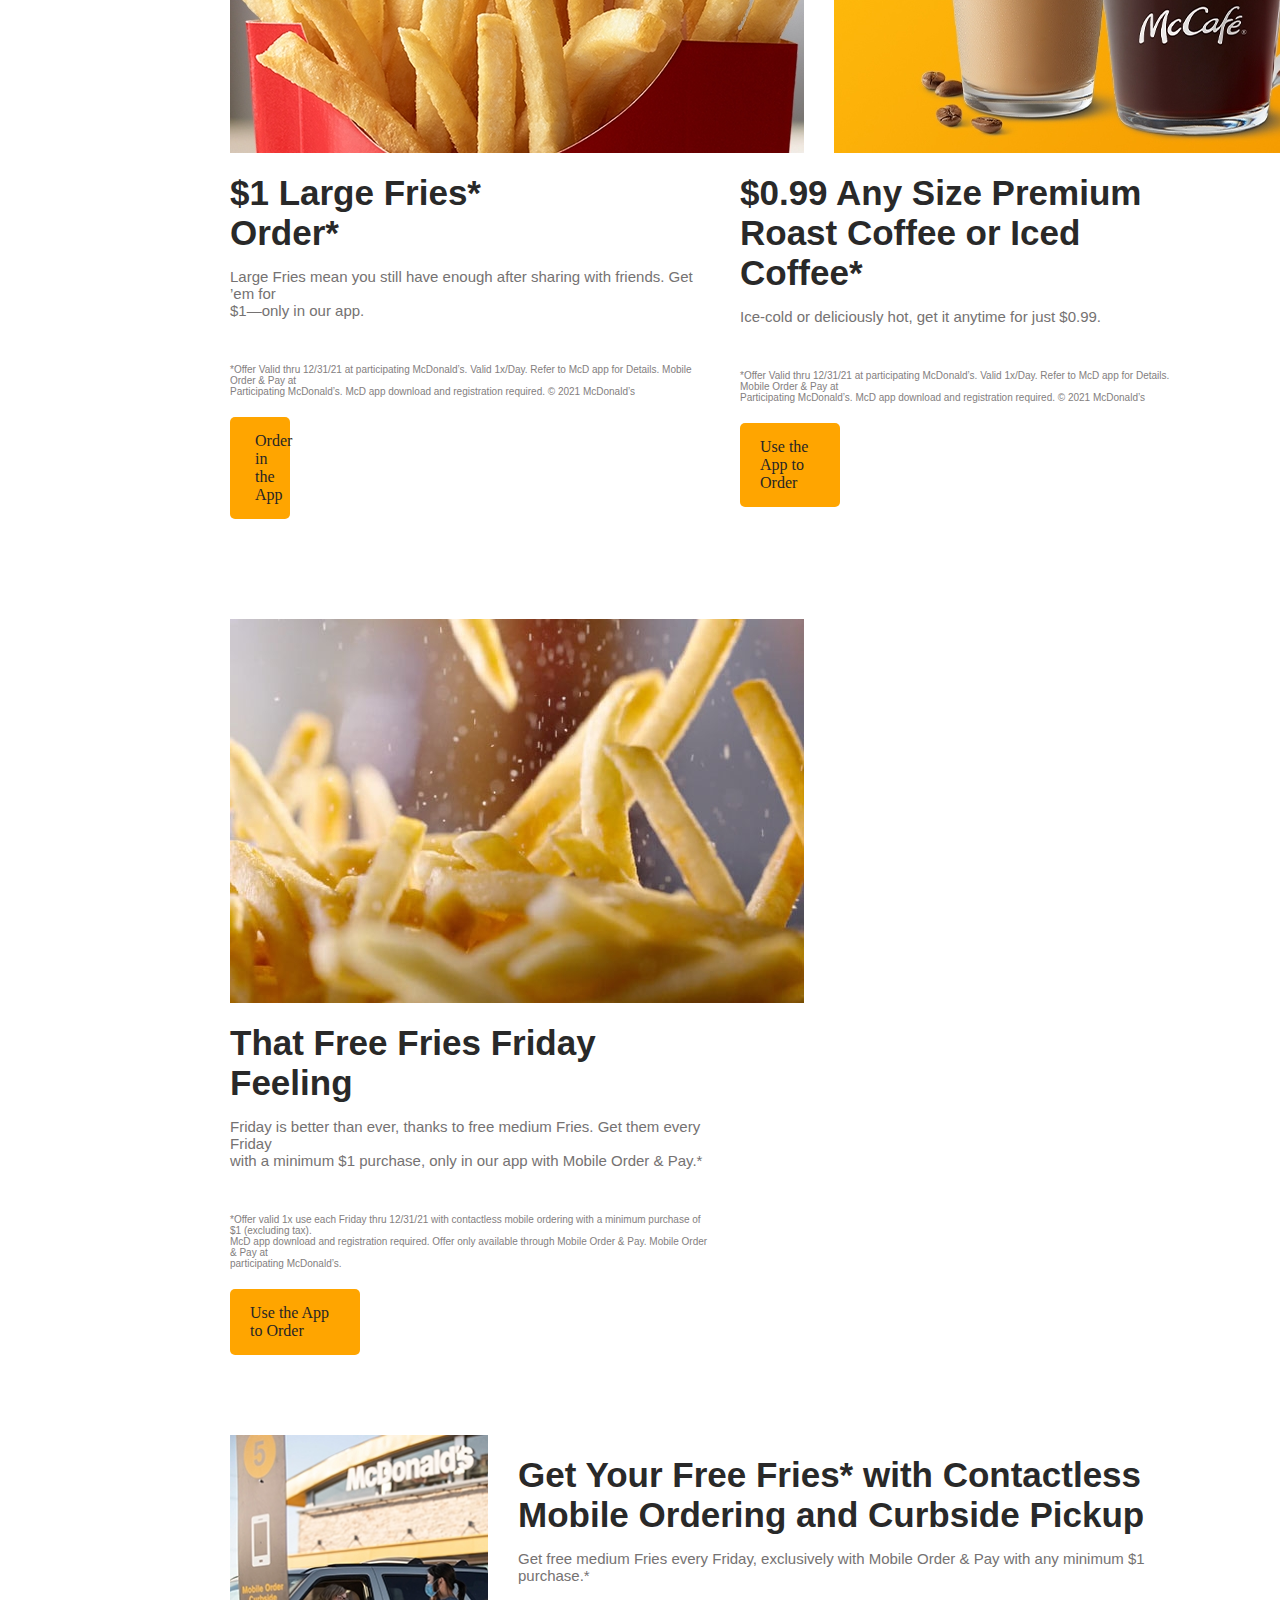
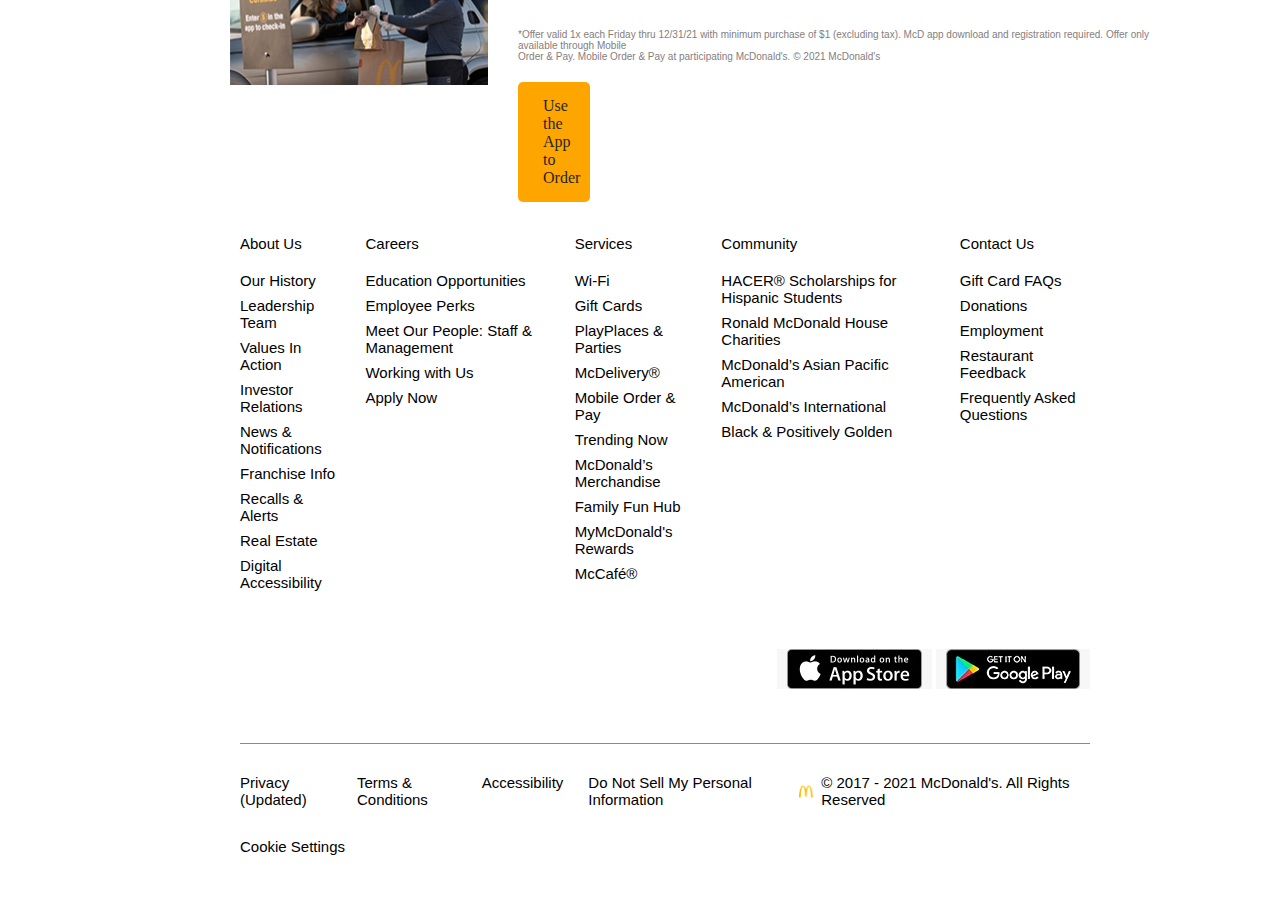
<file: exclusivedeal.html>
<!DOCTYPE html>
<html lang="en">
<head>
    <meta charset="UTF-8">
    <meta http-equiv="X-UA-Compatible" content="IE=edge">
    <meta name="viewport" content="width=device-width, initial-scale=1.0">
    <link rel="stylesheet" href="exclusivedeal.css">
    <link rel="stylesheet" href="https://use.fontawesome.com/releases/v5.15.4/css/all.css" integrity="sha384-DyZ88mC6Up2uqS4h/KRgHuoeGwBcD4Ng9SiP4dIRy0EXTlnuz47vAwmeGwVChigm" crossorigin="anonymous">
    <title>McDonald’s  Coupons & Deals</title>
</head>
<body>
    <div class="navigation-container">
        <nav class="navigation">
            <div class="logo">
                <a href="index.html"> 
                    <img src="./images/logo.png" height="80px" alt="Logo">
                </a>
            </div>
            <div class="menu">
            <div class="menu-top">
                <ul class="menu-top1">
                    <li><a class="menu-links-1" href="#">Language</a></li>
                    <img class="menu-link" src="./images/down-arrow.png" height="20px" alt="">
                    <li><a class="menu-links1" href="#">Signup for Email</a></li>
                    <li><a class="menu-links1" href="#">Careers</a></li>
                </ul>
                <ul class="menu-top2">
                    <i class="fas fa-search"></i>
                    <li><a class="menu-links" href="#">Search</a></li>
                    <i class="fas fa-map-marker-alt"></i>
                    <li><a class="menu-links" href="#">Change your location</a></li>
                    <li><a class="menu-links1 menu-btn" href="#">Order Now</a></li>
                </ul>
            </div>
            <ul class="menu-bottom">
                <li><a class="menu-links-2" href="#">Our Menu</a></li>
                <img class="menu-link" src="./images/down-arrow.png" height="25px" alt="">
                <li><a class="menu-links2" href="downloadAPP.html">Download App</a></li>
                <li><a class="menu-links2" href="MyMcdonald.html">MyMcDonald's Reward</a></li>
                <li><a class="menu-links2" href="exclusivedeal.html">Exclusive Deals</a></li>
                <li><a class="menu-links2" href="Aboutfood.html">About our Foods</a></li>
                <li><a class="menu-links2" href="Locate.html">Locate</a></li>
            </ul>
            </div>
        </nav>
    </div>

    <div class="heading">
        <h1>Exclusive McDonald's Deals</h1>
    </div>

    <div class="row1 flex">
        <div class="row1-column1"></div>

        <div class="row1-column2">
            <h1 class="row1-text">Free Fries & Drink <br>with Crispy Chicken <br>Sandwiches*</h1>
            <h3 class="row1-text1">Make this holiday season CrispyJuicyTender with <br>Crispy Chicken Sandwiches. They come with free <br>medium Fries and a free medium soft drink as our <br>gift to you.</h3>
            <h5 class="row1-text2">*Valid: 11/22/21 to 12/12/21 only at participating U.S. McDonald’s. Valid 1x/week. <br>McD app download and registration required. &copy; 2021 McDonald’s</h5>
            <h2 class="menu-btn2">Get The Deal</h2>

        </div>
    </div>

    <div class="row1 flex">
        <div class="row2-column1"></div>

        <div class="row1-column2">
            <h1 class="row1-text">Free Fries Now. Free <br>McDonald’s Later. *</h1>
            <h3 class="row1-text1">Get free large Fries when you download the <br>McDonald’s app and join MyMcDonald’s Rewards. <br>Get your choice of Hash Browns, Vanilla Cone, <br>McChicken® or a Cheeseburger free after your first <br>purchase</h3>
            <h5 class="row1-text2">*Free large Fries valid 1x thru 12/31/21 for first time app users at participating <br>McDonald’s. May take up to 48 hours to appear in your deals. Free Loyalty Reward <br>Points valid 1x thru 12/31/21 for first time MyMcDonald’s Rewards users. Program <br>available only at participating McDonald’s. Excludes delivery. McD app download <br>and registration required</h5>
            <h2 class="menu-btn2">Download the APP</h2>

        </div>
    </div>

    <div class="row1 flex">
        <img src="./images/img23.png" alt="">
        <img src="./images/img24.png" alt="">
    </div>

    <div class="row3 flex">
        <div class="row3-column1">
            <h1 class="row1-text">$1 Large Fries*<br>Order*</h1>
            <h3 class="row1-text1">Large Fries mean you still have enough after sharing with friends. Get ’em for <br>$1—only in our app.</h3>
            <h5 class="row1-text2">*Offer Valid thru 12/31/21 at participating McDonald’s. Valid 1x/Day. Refer to McD app for Details. Mobile Order & Pay at <br> Participating McDonald’s. McD app download and registration required. © 2021 McDonald’s</h5>
            <h2 class="menu-btn4">Order in the App</h2>
        </div>

        <div class="row3-column2">
            <h1 class="row1-text">$0.99 Any Size Premium Roast Coffee or Iced Coffee*</h1>
            <h3 class="row1-text1">Ice-cold or deliciously hot, get it anytime for just $0.99.</h3>
            <h5 class="row1-text2">*Offer Valid thru 12/31/21 at participating McDonald’s. Valid 1x/Day. Refer to McD app for Details. Mobile Order & Pay at <br> Participating McDonald’s. McD app download and registration required. © 2021 McDonald’s</h5>
            <h2 class="menu-btn3">Use the App to Order </h2>
        </div>
    </div>

    <div class="row1 flex">
        <img src="./images/img25.png" alt="">
    </div>

    <div class="row3 flex">
        <div class="row3-column1">
            <h1 class="row1-text">That Free Fries Friday Feeling</h1>
            <h3 class="row1-text1">Friday is better than ever, thanks to free medium Fries. Get them every Friday <br>with a minimum $1 purchase, only in our app with Mobile Order & Pay.*</h3>
            <h5 class="row1-text2">*Offer valid 1x use each Friday thru 12/31/21 with contactless mobile ordering with a minimum purchase of $1 (excluding tax). <br>McD app download and registration required. Offer only available through Mobile Order & Pay. Mobile Order & Pay at <br>participating McDonald’s.</h5>
            <h2 class="menu-btn3">Use the App to Order</h2>
        </div>
    </div>

    <div class="row4 flex">
        <div class="row4-column1"></div>

        <div class="row4-column2">
            <h1 class="row1-text">Get Your Free Fries* with Contactless Mobile Ordering and Curbside Pickup</h1>
            <h3 class="row1-text1">Get free medium Fries every Friday, exclusively with Mobile Order & Pay with any minimum $1 purchase.*</h3>
            <h5 class="row1-text2">*Offer valid 1x each Friday thru 12/31/21 with minimum purchase of $1 (excluding tax). McD app download and registration required. Offer only available through Mobile <br>Order & Pay. Mobile Order & Pay at participating McDonald's. © 2021 McDonald's</h5>
            <h2 class="menu-btn5">Use the App to Order</h2>

        </div>
    </div>

    <footer class="footer-setup">
        <div class="footer">
            <div class="section1">
                <p class="section1-heading">About Us</p>
                <ul class="section1-list">
                    <li class="section1-items">Our History</li>
                    <li class="section1-items">Leadership Team</li>
                    <li class="section1-items">Values In Action</li>
                    <li class="section1-items">Investor Relations</li>
                    <li class="section1-items">News & Notifications</li>
                    <li class="section1-items">Franchise Info</li>
                    <li class="section1-items">Recalls & Alerts</li>
                    <li class="section1-items">Real Estate</li>
                    <li class="section1-items">Digital Accessibility</li>
                </ul>
            </div>
    
            <div class="section2">
                <p class="section2-heading">Careers</p>
                <ul class="section2-list">
                    <li class="section2-items">Education Opportunities</li>
                    <li class="section2-items">Employee Perks</li>
                    <li class="section2-items">Meet Our People: Staff & Management</li>
                    <li class="section2-items">Working with Us</li>
                    <li class="section2-items">Apply Now</li>
                </ul>
            </div>
    
            <div class="section3">
                <p class="section3-heading">Services</p>
                <ul class="section3-list">
                    <li class="section3-items">Wi-Fi</li>
                    <li class="section3-items">Gift Cards</li>
                    <li class="section3-items">PlayPlaces & Parties</li>
                    <li class="section3-items">McDelivery®</li>
                    <li class="section3-items">Mobile Order & Pay</li>
                    <li class="section3-items">Trending Now</li>
                    <li class="section3-items">McDonald’s Merchandise</li>
                    <li class="section3-items">Family Fun Hub</li>
                    <li class="section3-items">MyMcDonald's Rewards</li>
                    <li class="section3-items">McCafé®</li>
                </ul>
            </div>
            <div class="section4">
                <p class="section4-heading">Community</p>
                <ul class="section4-list">
                    <li class="section4-items">HACER® Scholarships for Hispanic Students</li>
                    <li class="section4-items">Ronald McDonald House Charities</li>
                    <li class="section4-items">McDonald’s Asian Pacific American</li>
                    <li class="section4-items">McDonald’s International</li>
                    <li class="section4-items">Black & Positively Golden</li>
                </ul>
            </div>
            <div class="section5">
                <p class="section5-heading">Contact Us</p>
                <ul class="section5-list">
                    <li class="section5-items">Gift Card FAQs</li>
                    <li class="section5-items">Donations</li>
                    <li class="section5-items">Employment</li>
                    <li class="section5-items">Restaurant Feedback</li>
                    <li class="section5-items">Frequently Asked Questions</li>
                </ul>
            </div>
        </div>
    
        <div class="font-awesome">
            <div class="icons">
                <i class="icons fab fa-facebook"></i>
                <i class="icons fab fa-twitter-square"></i>
                <i class="icons fab fa-youtube"></i>
                <i class="icons fab fa-instagram"></i>
                <i class="icons fab fa-tumblr-square"></i>
                <i class="icons fab fa-spotify"></i>
            </div>
            <div class="image1">
                <img src="./images/img9.jpeg" alt="">
                <img src="./images/img8.jpeg" alt="">
            </div>
        </div>
    
        <div class="note"></div>
    
        <div class="footer-text">
            <div>
                <ul class="footer-list">
                    <li class="footer-items">Privacy (Updated)</li>
                    <li class="footer-items">Terms & Conditions</li>
                    <li class="footer-items">Accessibility</li>
                    <li class="footer-items">Do Not Sell My Personal Information</li>
                </ul>
            </div>
            <div class="footer-logo">
                <img src="./images/logo.png" alt="">
                <p>© 2017 - 2021 McDonald's. All Rights Reserved</p>
            </div>
        </div>
        <div class="footer-text2">
            <ul class="footer-list">
                <li class="footer-items">Cookie Settings</li>
            </ul>
        </div>

    </footer>


</body>
</html>
</file>
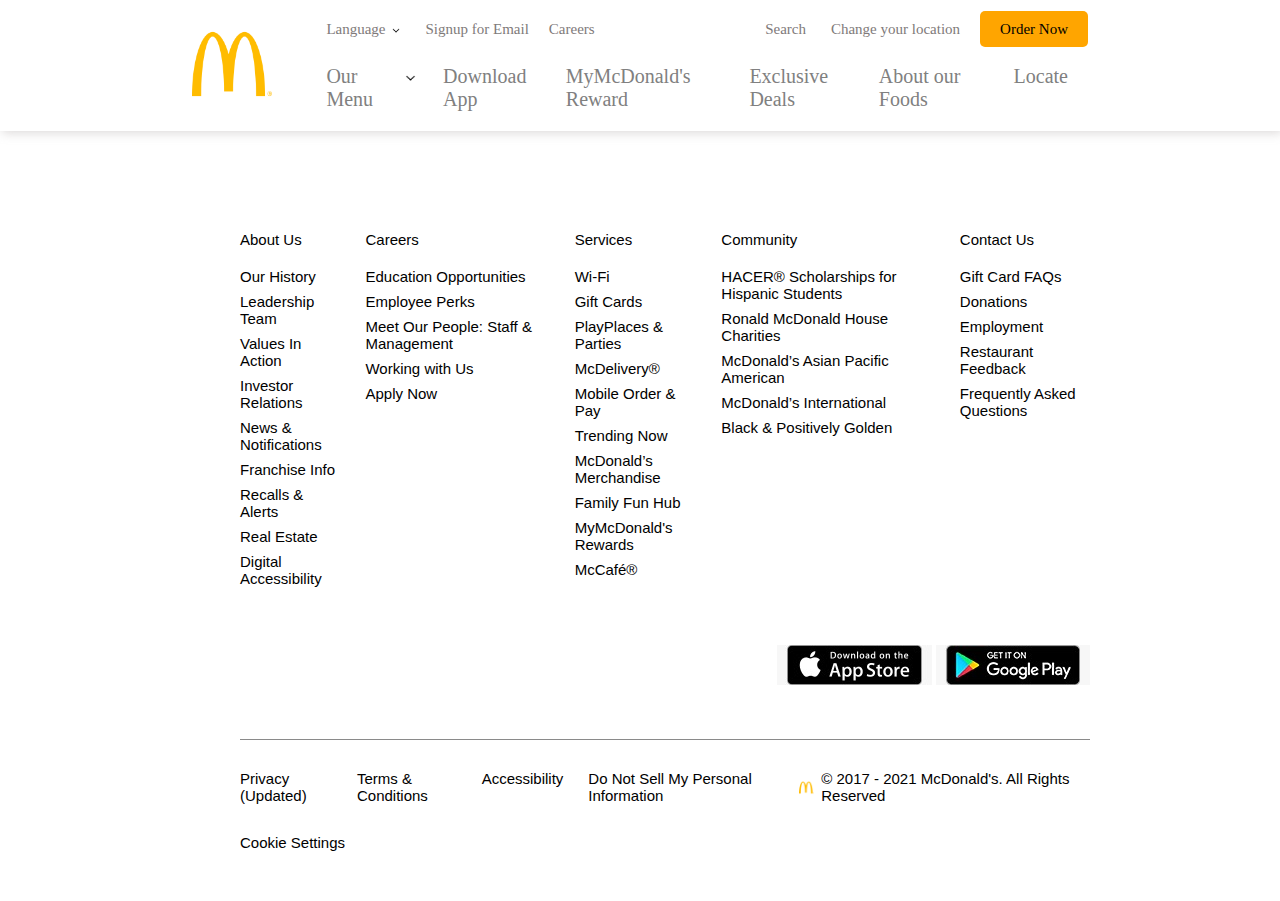
<file: Locate.html>
<!DOCTYPE html>
<html lang="en">
<head>
    <meta charset="UTF-8">
    <meta http-equiv="X-UA-Compatible" content="IE=edge">
    <meta name="viewport" content="width=device-width, initial-scale=1.0">
    <link rel="stylesheet" href="Locate.css">
    <link rel="stylesheet" href="https://use.fontawesome.com/releases/v5.15.4/css/all.css" integrity="sha384-DyZ88mC6Up2uqS4h/KRgHuoeGwBcD4Ng9SiP4dIRy0EXTlnuz47vAwmeGwVChigm" crossorigin="anonymous">
    <title>Restaurants near me</title>
</head>
<body>
    <div class="navigation-container">
        <nav class="navigation">
            <div class="logo">
                <a href="index.html"> 
                    <img src="./images/logo.png" height="80px" alt="Logo">
                </a>
            </div>
            <div class="menu">
            <div class="menu-top">
                <ul class="menu-top1">
                    <li><a class="menu-links-1" href="#">Language</a></li>
                    <img class="menu-link" src="./images/down-arrow.png" height="20px" alt="">
                    <li><a class="menu-links1" href="#">Signup for Email</a></li>
                    <li><a class="menu-links1" href="#">Careers</a></li>
                </ul>
                <ul class="menu-top2">
                    <i class="fas fa-search"></i>
                    <li><a class="menu-links" href="#">Search</a></li>
                    <i class="fas fa-map-marker-alt"></i>
                    <li><a class="menu-links" href="#">Change your location</a></li>
                    <li><a class="menu-links1 menu-btn" href="#">Order Now</a></li>
                </ul>
            </div>
            <ul class="menu-bottom">
                <li><a class="menu-links-2" href="#">Our Menu</a></li>
                <img class="menu-link" src="./images/down-arrow.png" height="25px" alt="">
                <li><a class="menu-links2" href="downloadAPP.html">Download App</a></li>
                <li><a class="menu-links2" href="MyMcdonald.html">MyMcDonald's Reward</a></li>
                <li><a class="menu-links2" href="exclusivedeal.html">Exclusive Deals</a></li>
                <li><a class="menu-links2" href="Aboutfood.html">About our Foods</a></li>
                <li><a class="menu-links2" href="Locate.html">Locate</a></li>
            </ul>
            </div>
        </nav>
    </div>


    <footer class="footer-setup space-top">
        <div class="footer">
            <div class="section1">
                <p class="section1-heading">About Us</p>
                <ul class="section1-list">
                    <li class="section1-items">Our History</li>
                    <li class="section1-items">Leadership Team</li>
                    <li class="section1-items">Values In Action</li>
                    <li class="section1-items">Investor Relations</li>
                    <li class="section1-items">News & Notifications</li>
                    <li class="section1-items">Franchise Info</li>
                    <li class="section1-items">Recalls & Alerts</li>
                    <li class="section1-items">Real Estate</li>
                    <li class="section1-items">Digital Accessibility</li>
                </ul>
            </div>
    
            <div class="section2">
                <p class="section2-heading">Careers</p>
                <ul class="section2-list">
                    <li class="section2-items">Education Opportunities</li>
                    <li class="section2-items">Employee Perks</li>
                    <li class="section2-items">Meet Our People: Staff & Management</li>
                    <li class="section2-items">Working with Us</li>
                    <li class="section2-items">Apply Now</li>
                </ul>
            </div>
    
            <div class="section3">
                <p class="section3-heading">Services</p>
                <ul class="section3-list">
                    <li class="section3-items">Wi-Fi</li>
                    <li class="section3-items">Gift Cards</li>
                    <li class="section3-items">PlayPlaces & Parties</li>
                    <li class="section3-items">McDelivery®</li>
                    <li class="section3-items">Mobile Order & Pay</li>
                    <li class="section3-items">Trending Now</li>
                    <li class="section3-items">McDonald’s Merchandise</li>
                    <li class="section3-items">Family Fun Hub</li>
                    <li class="section3-items">MyMcDonald's Rewards</li>
                    <li class="section3-items">McCafé®</li>
                </ul>
            </div>
            <div class="section4">
                <p class="section4-heading">Community</p>
                <ul class="section4-list">
                    <li class="section4-items">HACER® Scholarships for Hispanic Students</li>
                    <li class="section4-items">Ronald McDonald House Charities</li>
                    <li class="section4-items">McDonald’s Asian Pacific American</li>
                    <li class="section4-items">McDonald’s International</li>
                    <li class="section4-items">Black & Positively Golden</li>
                </ul>
            </div>
            <div class="section5">
                <p class="section5-heading">Contact Us</p>
                <ul class="section5-list">
                    <li class="section5-items">Gift Card FAQs</li>
                    <li class="section5-items">Donations</li>
                    <li class="section5-items">Employment</li>
                    <li class="section5-items">Restaurant Feedback</li>
                    <li class="section5-items">Frequently Asked Questions</li>
                </ul>
            </div>
        </div>
    
        <div class="font-awesome">
            <div class="icons">
                <i class="icons fab fa-facebook"></i>
                <i class="icons fab fa-twitter-square"></i>
                <i class="icons fab fa-youtube"></i>
                <i class="icons fab fa-instagram"></i>
                <i class="icons fab fa-tumblr-square"></i>
                <i class="icons fab fa-spotify"></i>
            </div>
            <div class="image1">
                <img src="./images/img9.jpeg" alt="">
                <img src="./images/img8.jpeg" alt="">
            </div>
        </div>
    
        <div class="note"></div>
    
        <div class="footer-text">
            <div>
                <ul class="footer-list">
                    <li class="footer-items">Privacy (Updated)</li>
                    <li class="footer-items">Terms & Conditions</li>
                    <li class="footer-items">Accessibility</li>
                    <li class="footer-items">Do Not Sell My Personal Information</li>
                </ul>
            </div>
            <div class="footer-logo">
                <img src="./images/logo.png" alt="">
                <p>© 2017 - 2021 McDonald's. All Rights Reserved</p>
            </div>
        </div>
        <div class="footer-text2">
            <ul class="footer-list">
                <li class="footer-items">Cookie Settings</li>
            </ul>
        </div>

    </footer>



</body>
</html>
</file>
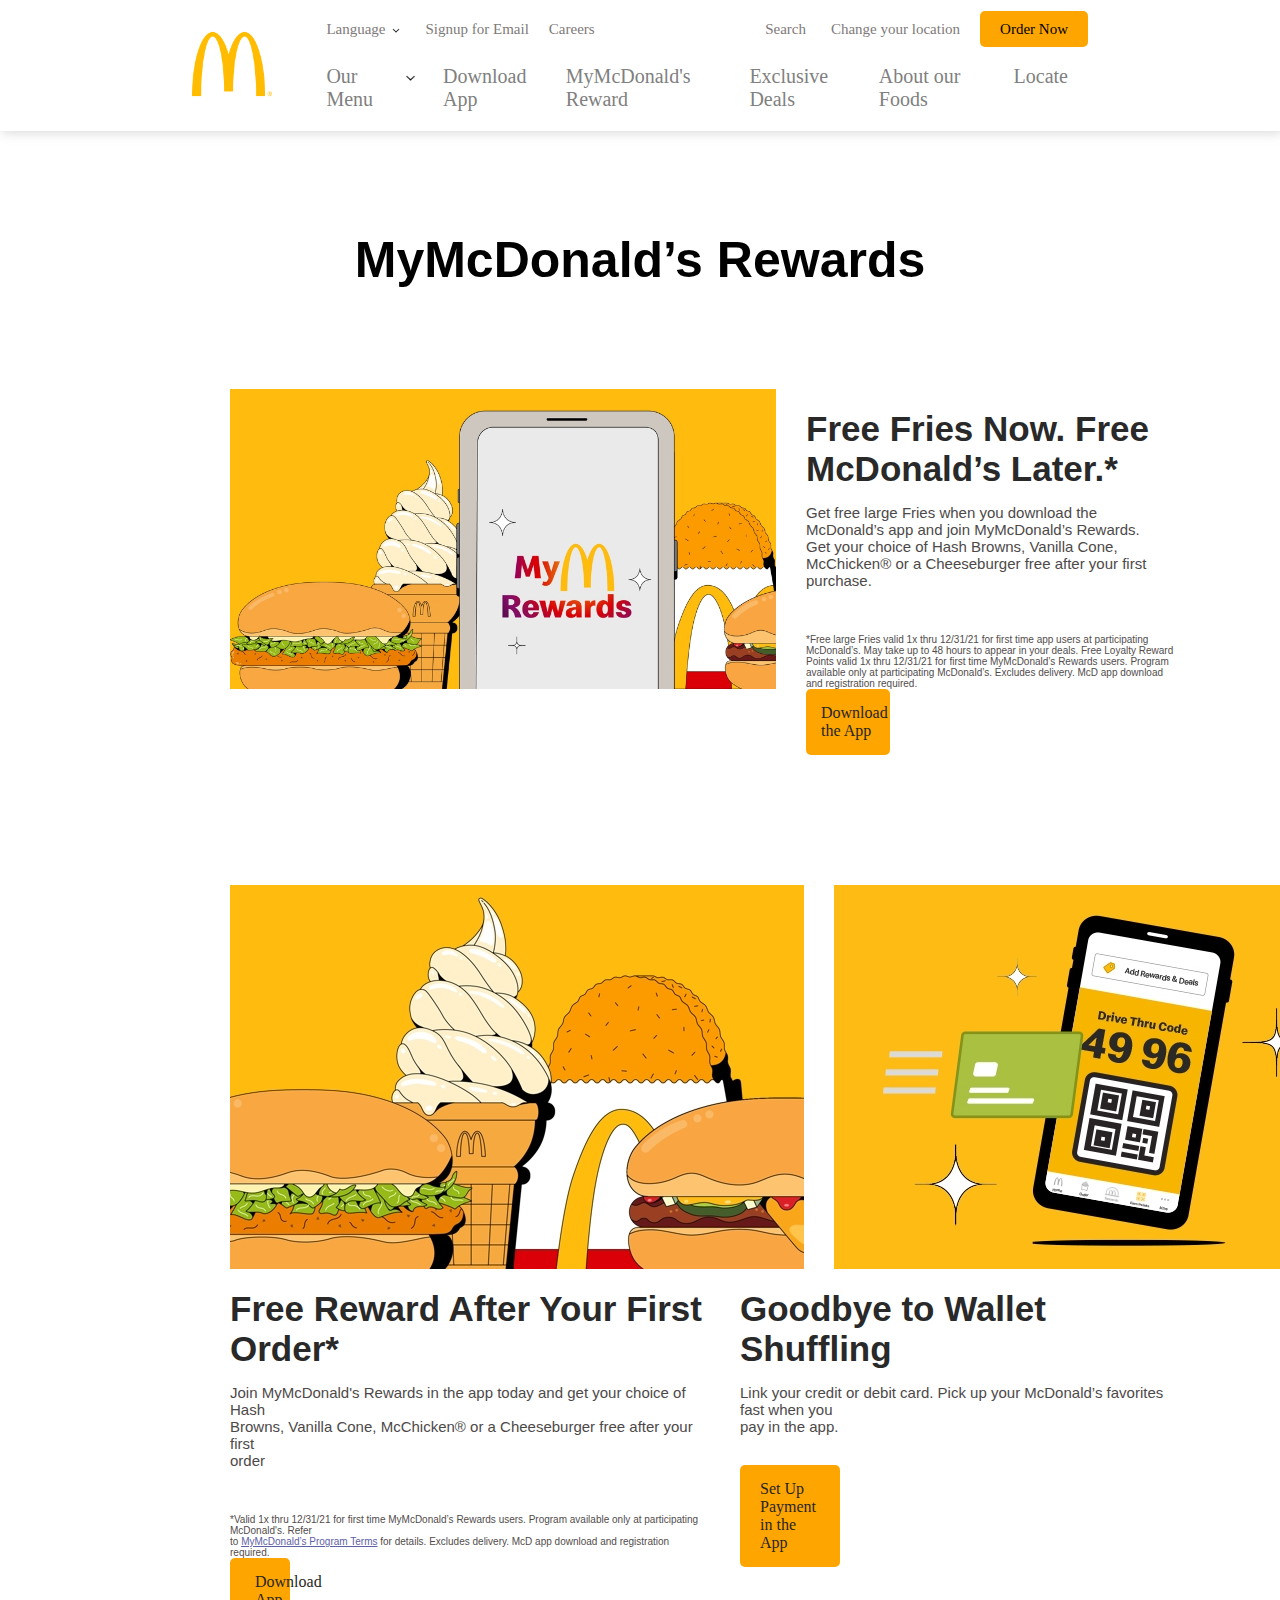
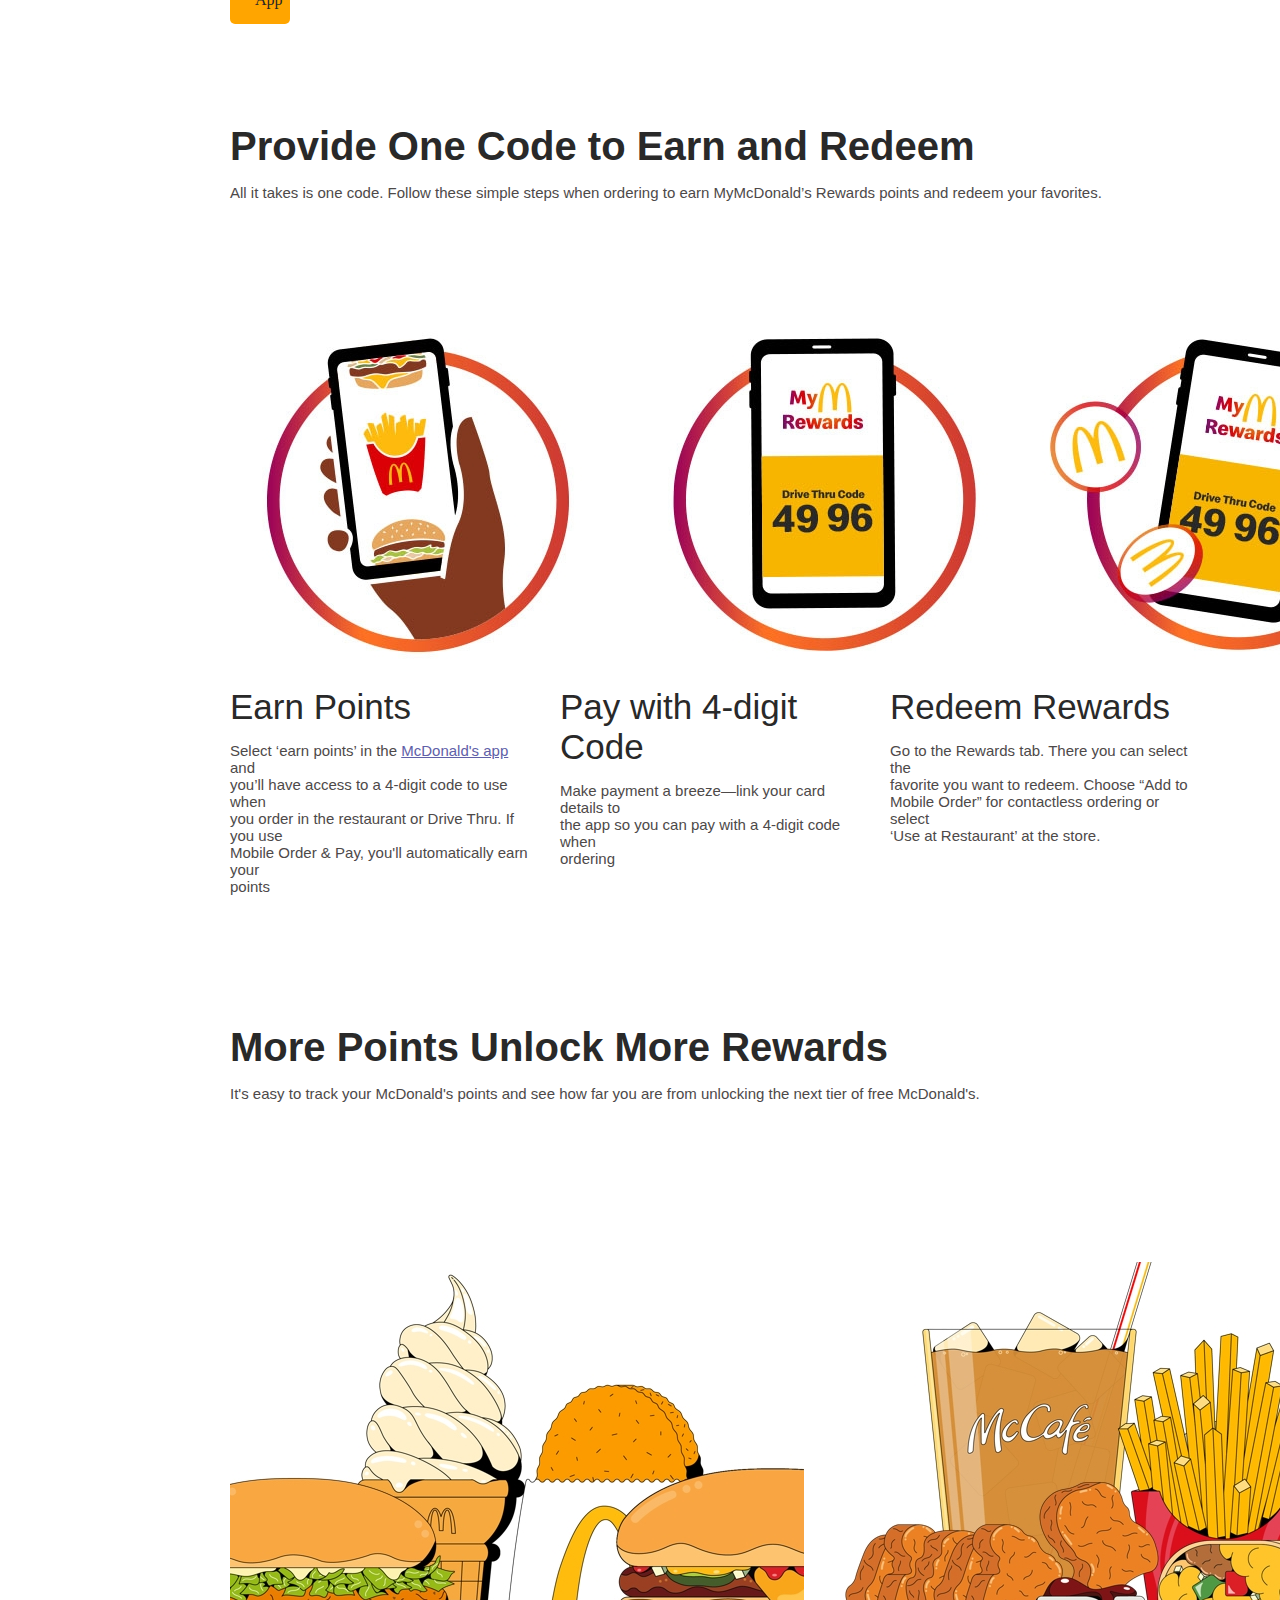
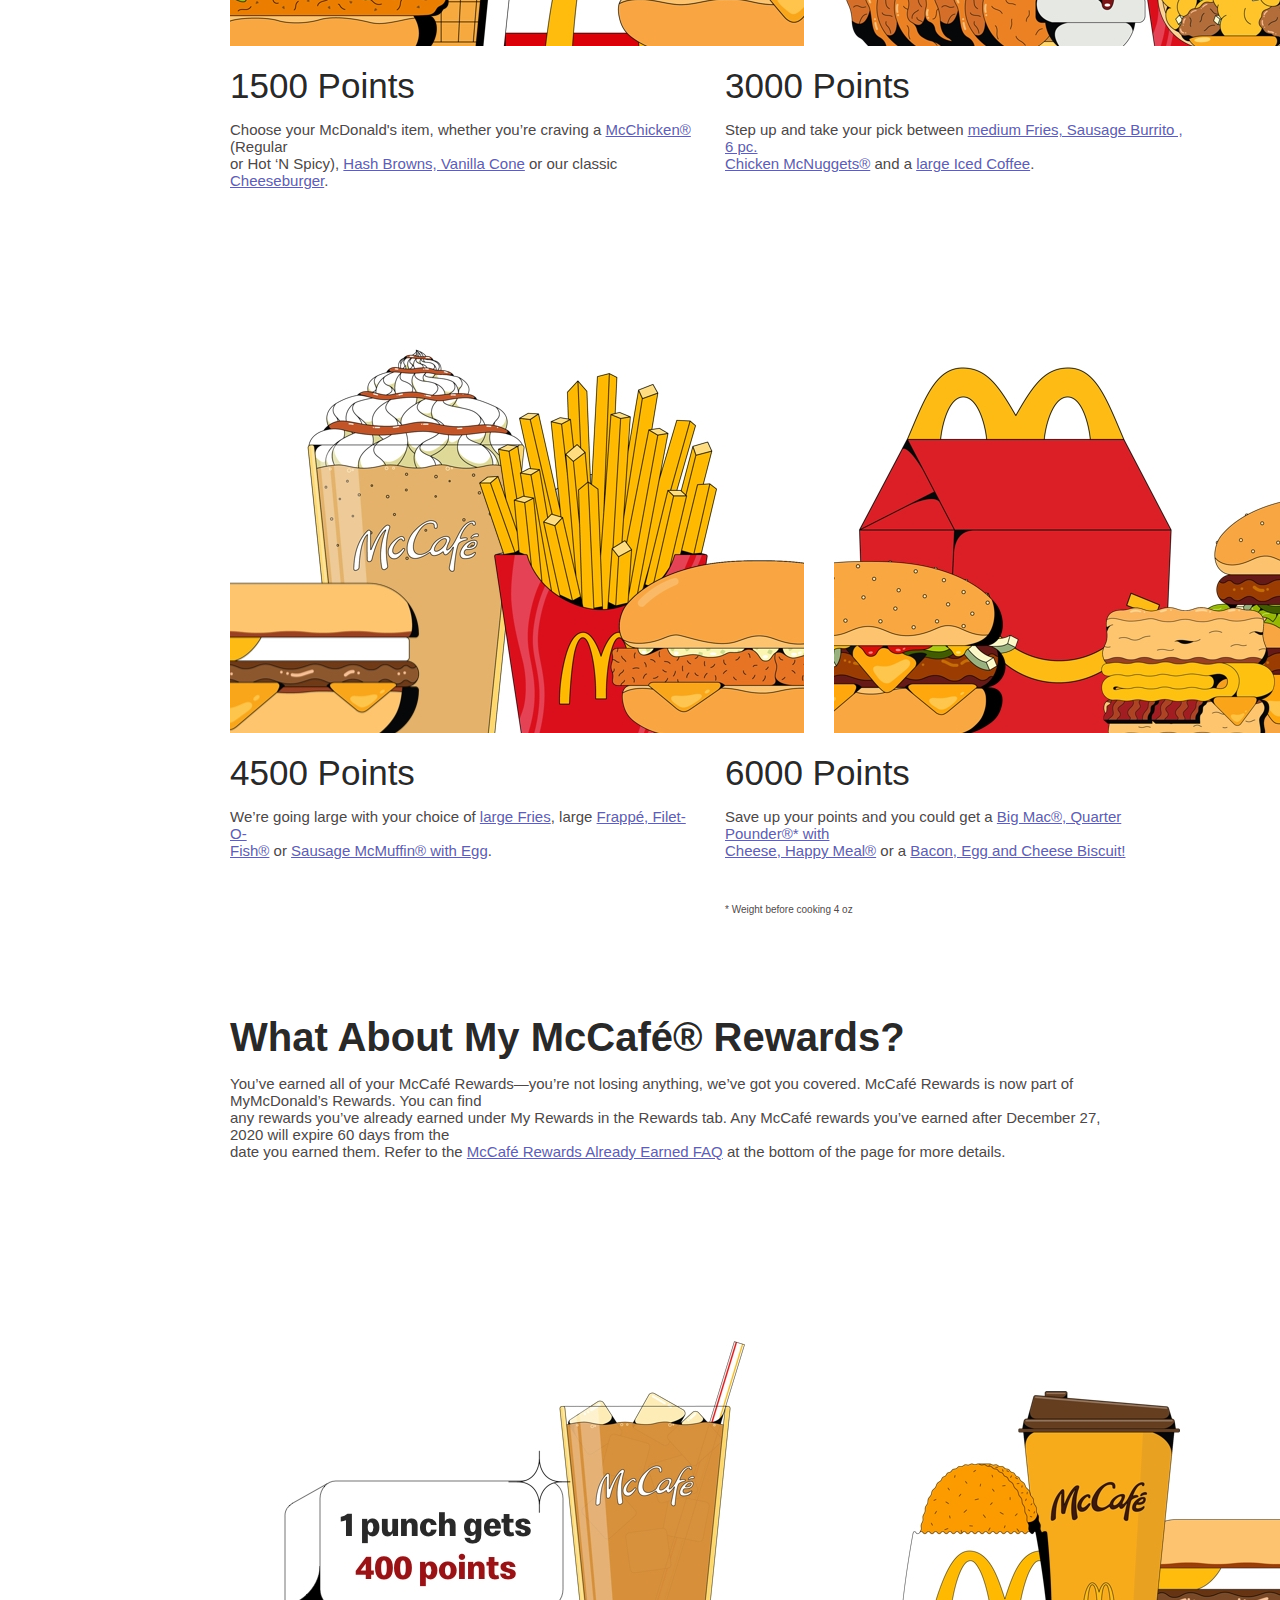
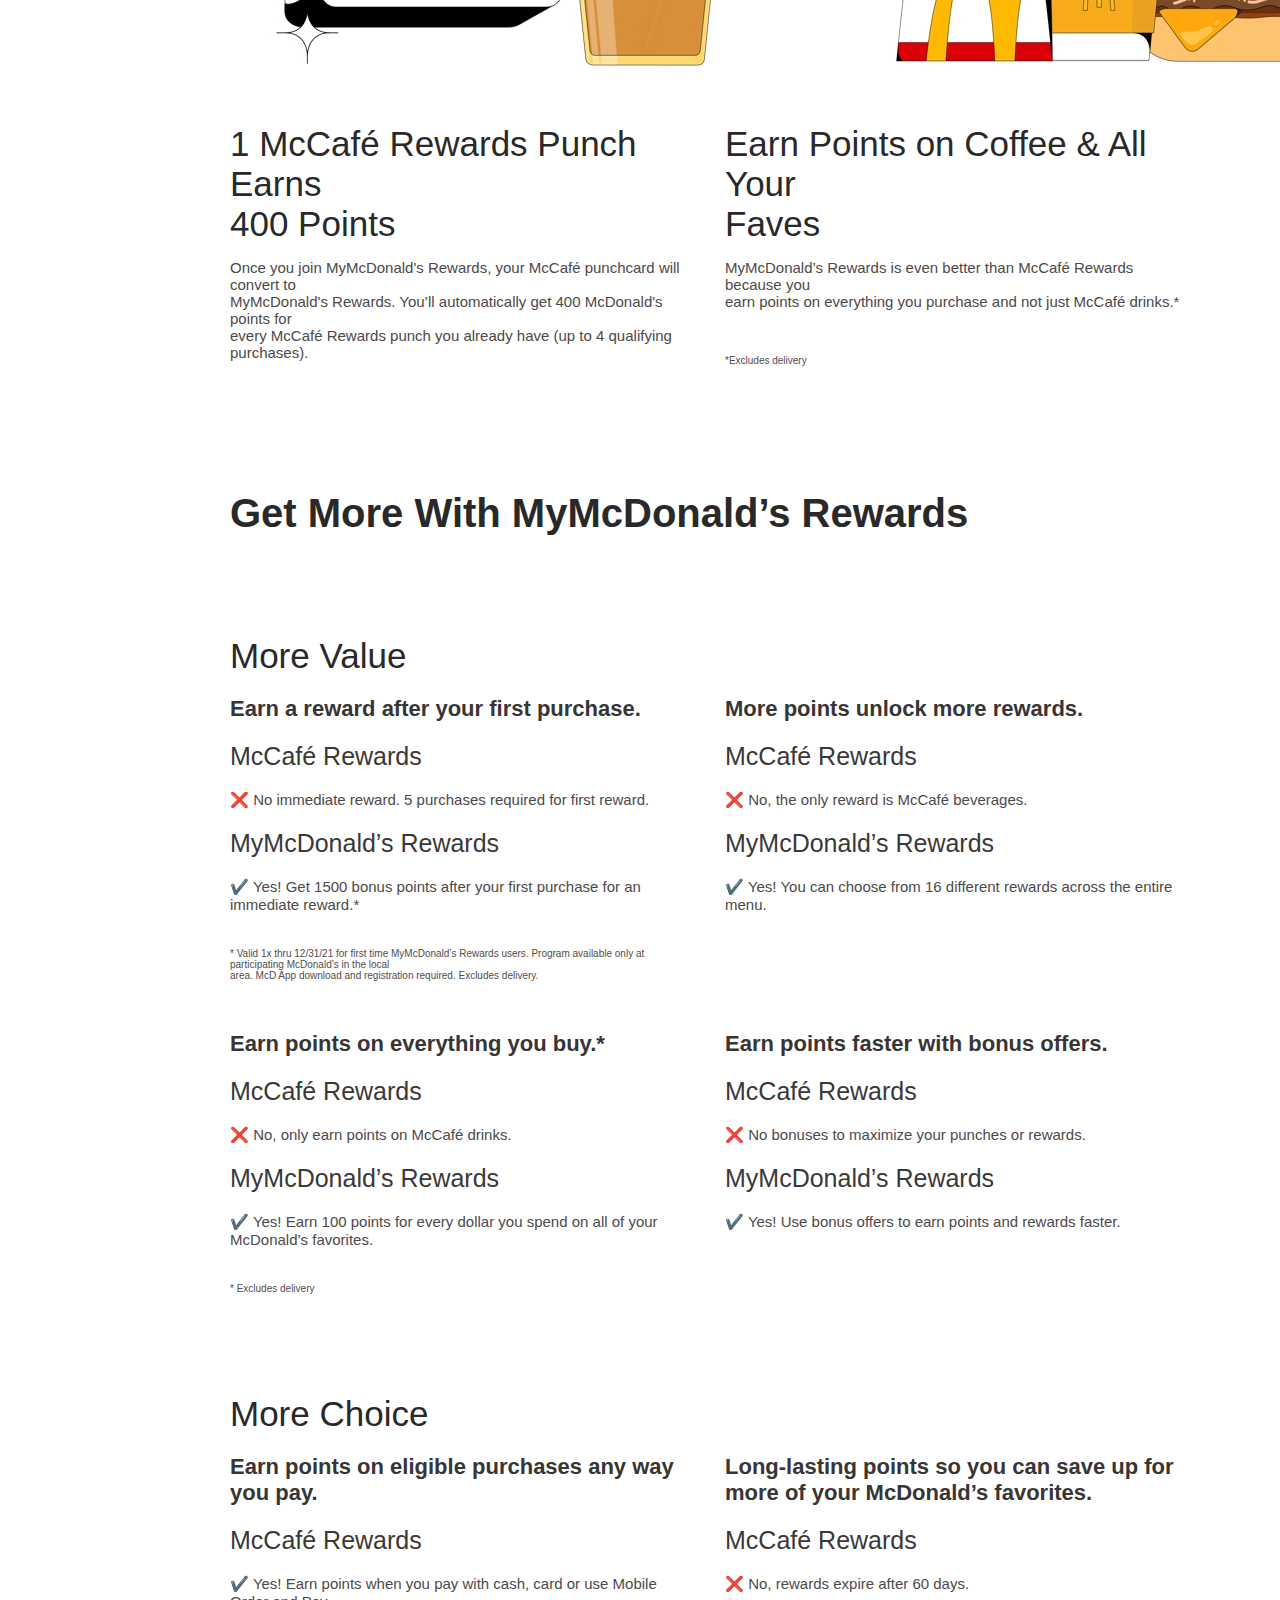
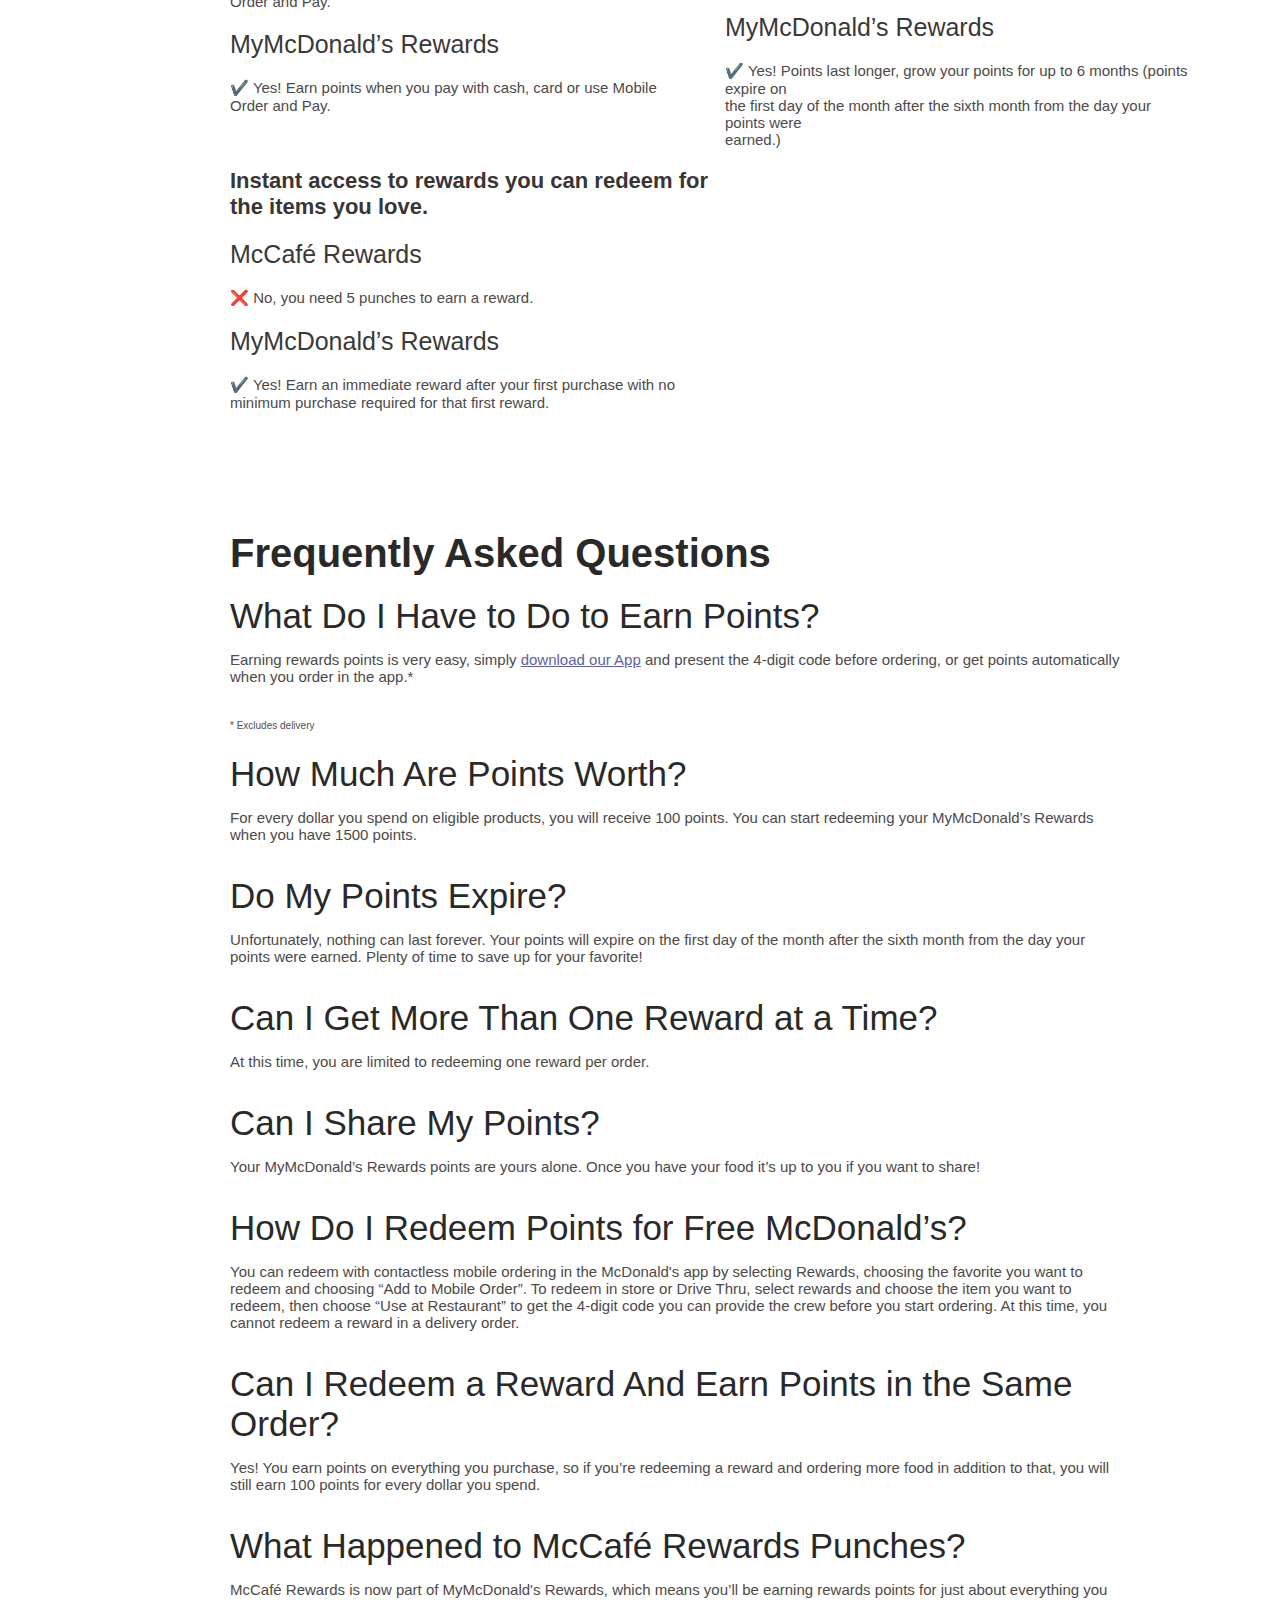
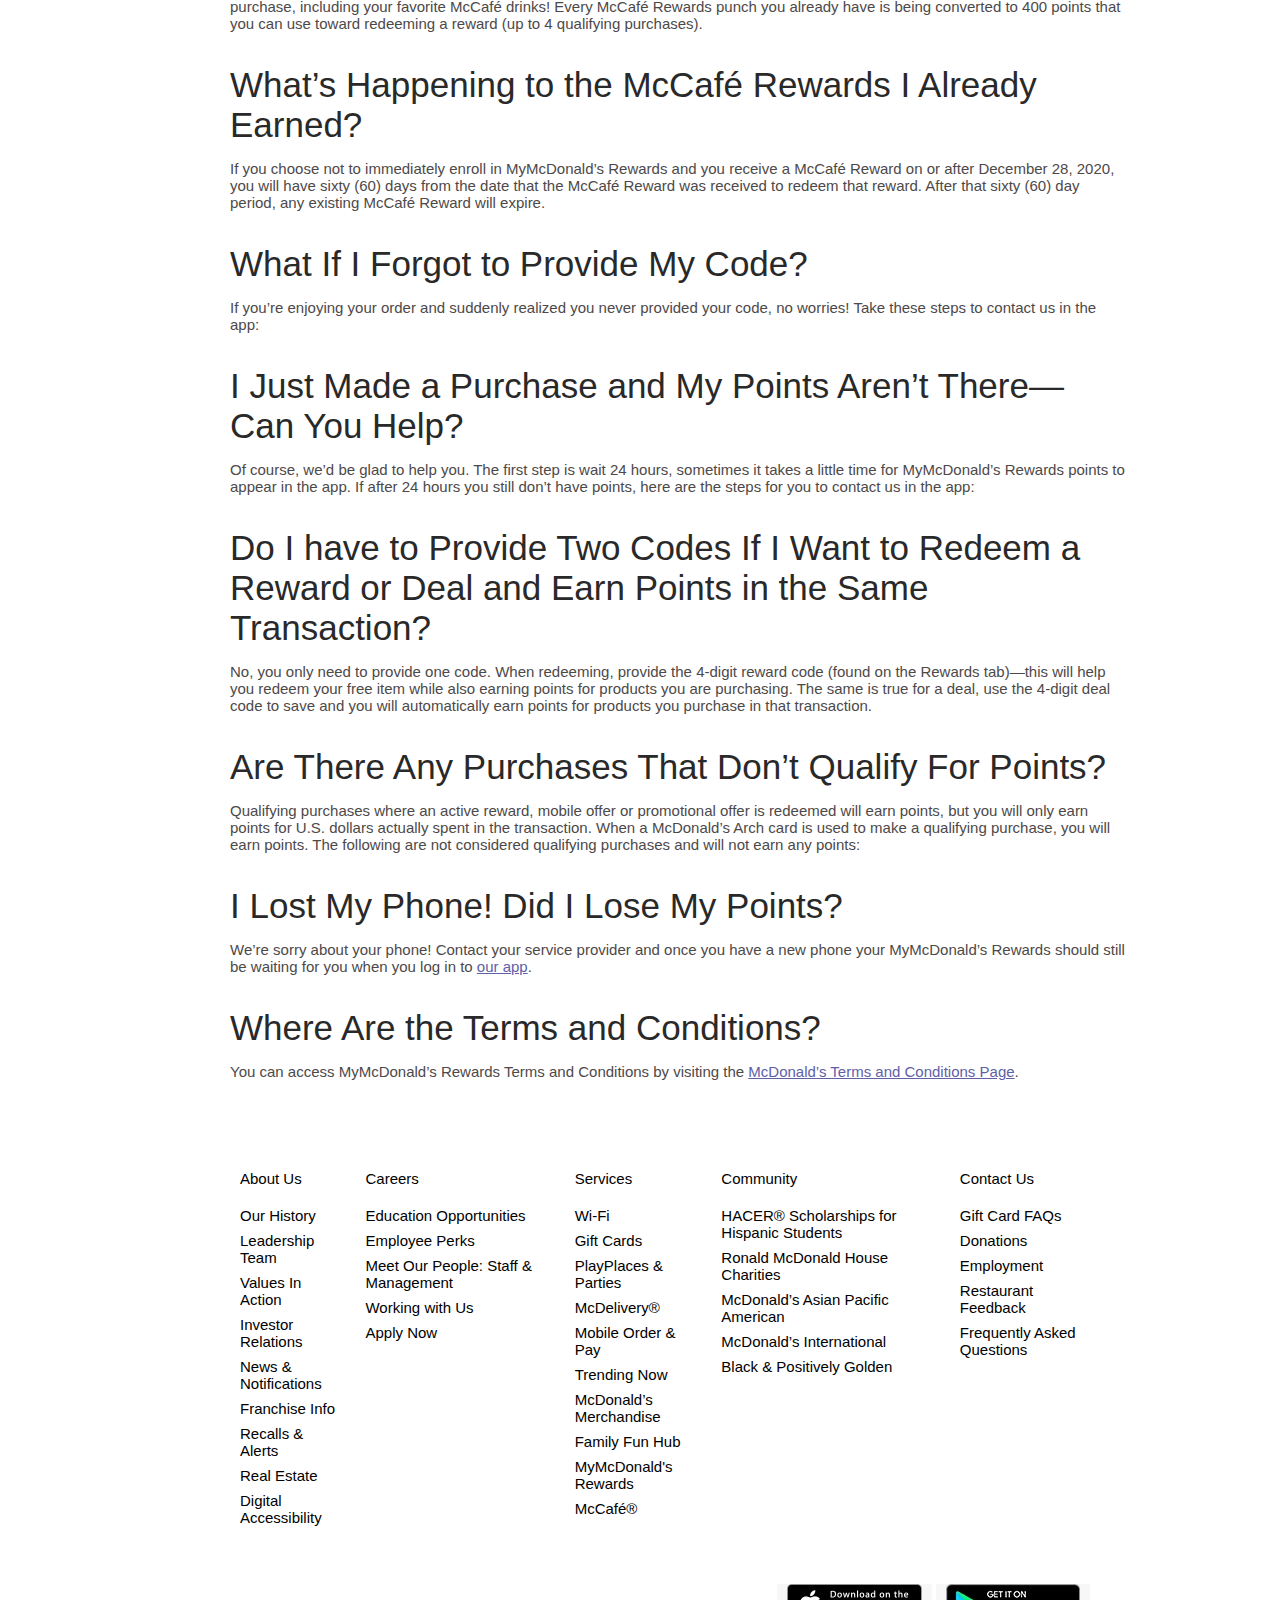
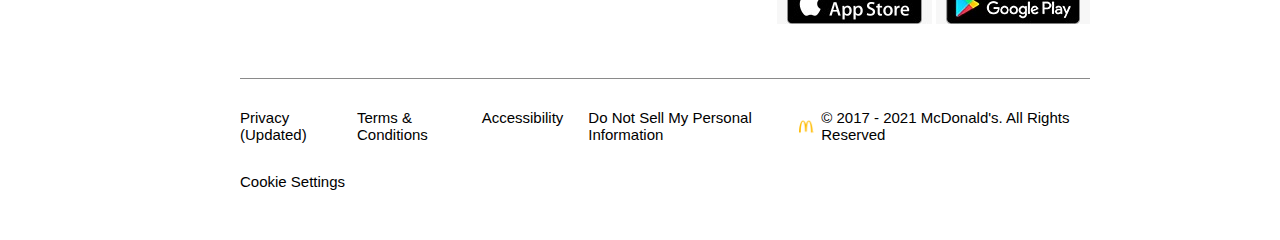
<file: MyMcdonald.html>
<!DOCTYPE html>
<html lang="en">
<head>
    <meta charset="UTF-8">
    <meta http-equiv="X-UA-Compatible" content="IE=edge">
    <meta name="viewport" content="width=device-width, initial-scale=1.0">
    <link rel="stylesheet" href="MyMcdonald.css">
    <link rel="stylesheet" href="https://use.fontawesome.com/releases/v5.15.4/css/all.css" integrity="sha384-DyZ88mC6Up2uqS4h/KRgHuoeGwBcD4Ng9SiP4dIRy0EXTlnuz47vAwmeGwVChigm" crossorigin="anonymous">
    <title>Download the McDonald’s APP</title>
</head>
 <body>
    <div class="navigation-container">
        <nav class="navigation">
            <div class="logo">
                <a href="index.html"> 
                    <img src="./images/logo.png" height="80px" alt="Logo">
                </a>
            </div>
            <div class="menu">
            <div class="menu-top">
                <ul class="menu-top1">
                    <li><a class="menu-links-1" href="#">Language</a></li>
                    <img class="menu-link" src="./images/down-arrow.png" height="20px" alt="">
                    <li><a class="menu-links1" href="#">Signup for Email</a></li>
                    <li><a class="menu-links1" href="#">Careers</a></li>
                </ul>
                <ul class="menu-top2">
                    <i class="fas fa-search"></i>
                    <li><a class="menu-links" href="#">Search</a></li>
                    <i class="fas fa-map-marker-alt"></i>
                    <li><a class="menu-links" href="#">Change your location</a></li>
                    <li><a class="menu-links1 menu-btn" href="#">Order Now</a></li>
                </ul>
            </div>
            <ul class="menu-bottom">
                <li><a class="menu-links-2" href="#">Our Menu</a></li>
                <img class="menu-link" src="./images/down-arrow.png" height="25px" alt="">
                <li><a class="menu-links2" href="downloadAPP.html">Download App</a></li>
                <li><a class="menu-links2" href="MyMcdonald.html">MyMcDonald's Reward</a></li>
                <li><a class="menu-links2" href="exclusivedeal.html">Exclusive Deals</a></li>
                <li><a class="menu-links2" href="Aboutfood.html">About our Foods</a></li>
                <li><a class="menu-links2" href="Locate.html">Locate</a></li>
            </ul>
            </div>
        </nav>
    </div>

    <div class="heading">
        <h1>MyMcDonald’s Rewards</h1>
    </div>

    <div class="row1 flex">
        <div class="row1-column1"></div>

        <div class="row1-column2">
            <h1 class="row1-text">Free Fries Now. Free <br>McDonald’s Later.*</h1>
            <h3 class="row1-text1">Get free large Fries when you download the <br>McDonald’s app and join MyMcDonald’s Rewards. <br>Get your choice of Hash Browns, Vanilla Cone, <br>McChicken® or a Cheeseburger free after your first <br>purchase.</h3>
            <h5 class="row1-text2">*Free large Fries valid 1x thru 12/31/21 for first time app users at participating <br>McDonald’s. May take up to 48 hours to appear in your deals. Free Loyalty Reward <br>Points valid 1x thru 12/31/21 for first time MyMcDonald’s Rewards users. Program <br>available only at participating McDonald’s. Excludes delivery.  McD app download <br>and registration required.</h5>
            <h2 class="menu-btn2">Download the App</h2>

        </div>
    </div>

    <div class="row2 flex">
        <img src="./images/img12.png" alt="">
        <img src="./images/img13.png" alt="">
    </div>

    <div class="row3 flex">
        <div class="row3-column1">
            <h1 class="row1-text">Free Reward After Your First <br>Order*</h1>
            <h3 class="row1-text1">Join MyMcDonald's Rewards in the app today and get your choice of Hash <br>Browns, Vanilla Cone, McChicken® or a Cheeseburger free after your first <br>order</h3>
            <h5 class="row1-text2">*Valid 1x thru 12/31/21 for first time MyMcDonald’s Rewards users. Program available only at participating McDonald's. Refer <br>to <u>MyMcDonald’s Program Terms</u> for details. Excludes delivery. McD app download and registration required.</h5>
            <h2 class="menu-btn4">Download App</h2>
        </div>

        <div class="row3-column2">
            <h1 class="row1-text">Goodbye to Wallet Shuffling</h1>
            <h3 class="row1-text1">Link your credit or debit card. Pick up your McDonald’s favorites fast when you <br>pay in the app.</h3>
            <h2 class="menu-btn3">Set Up Payment in the App </h2>
        </div>
    </div>

    <div class="row4">
        <p class="row1-text3">Provide One Code to Earn and Redeem</p>
        <h3 class="row1-text1">All it takes is one code. Follow these simple steps when ordering to earn MyMcDonald’s Rewards points and redeem your favorites.</h3>
    </div>

    <div class="row5 flex">
        <img src="./images/img14.png" alt="">
        <img src="./images/img15.png" alt="">
        <img src="./images/img16.png" alt="">
    </div>

    <div class="row6 flex">
        <div class="row6-column1">
            <h1 class="row1-texts">Earn Points</h1>
            <h3 class="row1-text1">Select ‘earn points’ in the <u>McDonald's app</u> and <br>you’ll have access to a 4-digit code to use when <br>you order in the restaurant or Drive Thru. If you use <br>Mobile Order & Pay, you'll automatically earn your <br>points</h3>
        </div>

        <div class="row6-column2">
            <h1 class="row1-texts">Pay with 4-digit Code</h1>
            <h3 class="row1-text1">Make payment a breeze—link your card details to <br>the app so you can pay with a 4-digit code when <br>ordering</h3>
        </div>

        <div class="row6-column3">
            <h1 class="row1-texts">Redeem Rewards</h1>
            <h3 class="row1-text1">Go to the Rewards tab. There you can select the <br>favorite you want to redeem. Choose “Add to <br>Mobile Order” for contactless ordering or select <br>‘Use at Restaurant’ at the store.</h3>
        </div>
    </div>

    <div class="row4">
        <p class="row1-text3">More Points Unlock More Rewards</p>
        <h3 class="row1-text1">It's easy to track your McDonald's points and see how far you are from unlocking the next tier of free McDonald's.</h3>
    </div>

    <div class="row2 flex">
        <img src="./images/img17.png" alt="">
        <img src="./images/img18.png" alt="">
    </div>

    <div class="row3 flex">
        <div class="row3-column1">
            <h1 class="row1-texts">1500 Points</h1>
            <h3 class="row1-text1">Choose your McDonald's item, whether you’re craving a <u>McChicken®</u> (Regular <br>or Hot ‘N Spicy), <u>Hash Browns, Vanilla Cone</u> or our classic <u>Cheeseburger</u>.</h3>
        </div>

        <div class="row3-column2">
            <h1 class="row1-texts">3000 Points</h1>
            <h3 class="row1-text1">Step up and take your pick between  <u>medium Fries, Sausage Burrito , 6 pc. <br>Chicken McNuggets®</u> and a <u>large Iced Coffee</u>.</h3>
        </div>
    </div>

    <div class="row2 flex">
        <img src="./images/img19.png" alt="">
        <img src="./images/img20.png" alt="">
    </div>

    <div class="row3 flex">
        <div class="row3-column1">
            <h1 class="row1-texts">4500 Points</h1>
            <h3 class="row1-text1">We’re going large with your choice of <u>large Fries</u>, large <u>Frappé, Filet-O- <br>Fish®</u> or <u>Sausage McMuffin® with Egg</u>.</h3>
        </div>

        <div class="row3-column2">
            <h1 class="row1-texts">6000 Points</h1>
            <h3 class="row1-text1">Save up your points and you could get a <u>Big Mac®, Quarter Pounder®* with <br>Cheese, Happy Meal®</u> or a <u>Bacon, Egg and Cheese Biscuit!</u></h3>
            <h5 class="row1-text2">* Weight before cooking 4 oz</h5>
        </div>
    </div>

    <div class="row4">
        <p class="row1-text3">What About My McCafé® Rewards?</p>
        <h3 class="row1-text1">You’ve earned all of your McCafé Rewards—you’re not losing anything, we’ve got you covered. McCafé Rewards is now part of MyMcDonald’s Rewards. You can find <br>any rewards you’ve already earned under My Rewards in the Rewards tab. Any McCafé rewards you’ve earned after December 27, 2020 will expire 60 days from the <br>date you earned them. Refer to the <u>McCafé Rewards Already Earned FAQ</u> at the bottom of the page for more details.</h3>
    </div>

    <div class="row2 flex">
        <img src="./images/img21.png" alt="">
        <img src="./images/img22.png" alt="">
    </div>

    <div class="row3 flex">
        <div class="row3-column1">
            <h1 class="row1-texts">1 McCafé Rewards Punch Earns <br>400 Points</h1>
            <h3 class="row1-text1">Once you join MyMcDonald's Rewards, your McCafé punchcard will convert to <br>MyMcDonald's Rewards. You’ll automatically get 400 McDonald's points for <br>every McCafé Rewards punch you already have (up to 4 qualifying purchases).</h3>
        </div>

        <div class="row3-column2">
            <h1 class="row1-texts">Earn Points on Coffee & All Your <br>Faves</h1>
            <h3 class="row1-text1">MyMcDonald’s Rewards is even better than McCafé Rewards because you <br>earn points on everything you purchase and not just McCafé drinks.*</h3>
            <h5 class="row1-text2">*Excludes delivery</h5>
        </div>
    </div>

    <div class="row4">
        <p class="row1-text3">Get More With MyMcDonald’s Rewards</p>
    </div>

    <div class="row7">
        <p class="row1-texts">More Value</p>
    </div>

    <div class="row3 flex">
        <div class="row3-column1">
            <h1 class="row1-text5">Earn a reward after your first purchase.</h1>
            <h3 class="row1-text6">McCafé Rewards</h3>
            <h3 class="row1-text7">❌ No immediate reward. 5 purchases required for first reward.</h3>
            <h3 class="row1-text6">MyMcDonald’s Rewards</h3>
            <h3 class="row1-text7">✔️ Yes! Get 1500 bonus points after your first purchase for an immediate reward.*</h3>
            <h5 class="row1-text2">* Valid 1x thru 12/31/21 for first time MyMcDonald’s Rewards users. Program available only at participating McDonald’s in the local <br>area. McD App download and registration required. Excludes delivery.</h5>
        </div>

        <div class="row3-column2">
            <h1 class="row1-text5">More points unlock more rewards.</h1>
            <h3 class="row1-text6">McCafé Rewards</h3>
            <h3 class="row1-text7">❌ No, the only reward is McCafé beverages.</h3>
            <h3 class="row1-text6">MyMcDonald’s Rewards</h3>
            <h3 class="row1-text7">✔️ Yes! You can choose from 16 different rewards across the entire menu.</h3>
        </div>
    </div>

    <div class="row3 flex space-top">
        <div class="row3-column1">
            <h1 class="row1-text5">Earn points on everything you buy.*</h1>
            <h3 class="row1-text6">McCafé Rewards</h3>
            <h3 class="row1-text7">❌ No, only earn points on McCafé drinks.</h3>
            <h3 class="row1-text6">MyMcDonald’s Rewards</h3>
            <h3 class="row1-text7">✔️ Yes! Earn 100 points for every dollar you spend on all of your McDonald’s favorites.</h3>
            <h5 class="row1-text2">* Excludes delivery</h5>
        </div>

        <div class="row3-column2">
            <h1 class="row1-text5">Earn points faster with bonus offers.</h1>
            <h3 class="row1-text6">McCafé Rewards</h3>
            <h3 class="row1-text7">❌ No bonuses to maximize your punches or rewards.</h3>
            <h3 class="row1-text6">MyMcDonald’s Rewards</h3>
            <h3 class="row1-text7">✔️ Yes! Use bonus offers to earn points and rewards faster.</h3>
        </div>
    </div>

    <div class="row7">
        <p class="row1-texts">More Choice</p>
    </div>

    <div class="row3 flex">
        <div class="row3-column1">
            <h1 class="row1-text5">Earn points on eligible purchases any way you pay.</h1>
            <h3 class="row1-text6">McCafé Rewards</h3>
            <h3 class="row1-text7">✔️ Yes! Earn points when you pay with cash, card or use Mobile Order and Pay.</h3>
            <h3 class="row1-text6">MyMcDonald’s Rewards</h3>
            <h3 class="row1-text7">✔️ Yes! Earn points when you pay with cash, card or use Mobile Order and Pay.</h3>
        </div>

        <div class="row3-column2">
            <h1 class="row1-text5">Long-lasting points so you can save up for more of your McDonald’s favorites.</h1>
            <h3 class="row1-text6">McCafé Rewards</h3>
            <h3 class="row1-text7">❌ No, rewards expire after 60 days.</h3>
            <h3 class="row1-text6">MyMcDonald’s Rewards</h3>
            <h3 class="row1-text7">✔️ Yes! Points last longer, grow your points for up to 6 months (points expire on <br>the first day of the month after the sixth month from the day your points were <br>earned.)</h3>
        </div>
    </div>

    <div class="row3 flex">
        <div class="row3-column1">
            <h1 class="row1-text5">Instant access to rewards you can redeem for the items you love.</h1>
            <h3 class="row1-text6">McCafé Rewards</h3>
            <h3 class="row1-text7">❌ No, you need 5 punches to earn a reward.</h3>
            <h3 class="row1-text6">MyMcDonald’s Rewards</h3>
            <h3 class="row1-text7">✔️ Yes! Earn an immediate reward after your first purchase with no minimum purchase required for that first reward.</h3>
        </div>
    </div>

    <div class="row4">
        <p class="row1-text3">Frequently Asked Questions</p>
        <p class="row1-texts">What Do I Have to Do to Earn Points?</p>
        <h3 class="row1-text1">Earning rewards points is very easy, simply <u>download our App</u> and present the 4-digit code before ordering, or get points automatically when you order in the app.*</h3>
        <h5 class="row1-text2s">* Excludes delivery</h5>
        <p class="row1-text9">How Much Are Points Worth?</p>
        <h3 class="row1-text1">For every dollar you spend on eligible products, you will receive 100 points. You can start redeeming your MyMcDonald’s Rewards when you have 1500 points.</h3>
        <p class="row1-text9">Do My Points Expire?</p>
        <h3 class="row1-text1">Unfortunately, nothing can last forever. Your points will expire on the first day of the month after the sixth month from the day your points were earned. Plenty of time to save up for your favorite!</h3>
        <p class="row1-text9">Can I Get More Than One Reward at a Time?</p>
        <h3 class="row1-text1">At this time, you are limited to redeeming one reward per order.</h3>
        <p class="row1-text9">Can I Share My Points?</p>
        <h3 class="row1-text1">Your MyMcDonald’s Rewards points are yours alone. Once you have your food it’s up to you if you want to share!</h3>
        <p class="row1-text9">How Do I Redeem Points for Free McDonald’s?</p>
        <h3 class="row1-text1">You can redeem with contactless mobile ordering in the McDonald's app by selecting Rewards, choosing the favorite you want to redeem and choosing “Add to Mobile Order”. To redeem in store or Drive Thru, select rewards and choose the item you want to redeem, then choose “Use at Restaurant” to get the 4-digit code you can provide the crew before you start ordering. At this time, you cannot redeem a reward in a delivery order.</h3>
        <p class="row1-text9">Can I Redeem a Reward And Earn Points in the Same Order?</p>
        <h3 class="row1-text1">Yes! You earn points on everything you purchase, so if you’re redeeming a reward and ordering more food in addition to that, you will still earn 100 points for every dollar you spend.</h3>
        <p class="row1-text9">What Happened to McCafé Rewards Punches?</p>
        <h3 class="row1-text1">McCafé Rewards is now part of MyMcDonald's Rewards, which means you’ll be earning rewards points for just about everything you purchase, including your favorite McCafé drinks! Every McCafé Rewards punch you already have is being converted to 400 points that you can use toward redeeming a reward (up to 4 qualifying purchases).</h3>
        <p class="row1-text9">What’s Happening to the McCafé Rewards I Already Earned?</p>
        <h3 class="row1-text1">If you choose not to immediately enroll in MyMcDonald’s Rewards and you receive a McCafé Reward on or after December 28, 2020, you will have sixty (60) days from the date that the McCafé Reward was received to redeem that reward. After that sixty (60) day period, any existing McCafé Reward will expire.</h3>
        <p class="row1-text9">What If I Forgot to Provide My Code?</p>
        <h3 class="row1-text1">If you’re enjoying your order and suddenly realized you never provided your code, no worries! Take these steps to contact us in the app:</h3>
        <p class="row1-text9">I Just Made a Purchase and My Points Aren’t There—Can You Help?</p>
        <h3 class="row1-text1">Of course, we’d be glad to help you. The first step is wait 24 hours, sometimes it takes a little time for MyMcDonald’s Rewards points to appear in the app. If after 24 hours you still don’t have points, here are the steps for you to contact us in the app:</h3>
        <p class="row1-text9">Do I have to Provide Two Codes If I Want to Redeem a Reward or Deal and Earn Points in the Same Transaction?</p>
        <h3 class="row1-text1">No, you only need to provide one code. When redeeming, provide the 4-digit reward code (found on the Rewards tab)—this will help you redeem your free item while also earning points for products you are purchasing. The same is true for a deal, use the 4-digit deal code to save and you will automatically earn points for products you purchase in that transaction.</h3>
        <p class="row1-text9">Are There Any Purchases That Don’t Qualify For Points?</p>
        <h3 class="row1-text1">Qualifying purchases where an active reward, mobile offer or promotional offer is redeemed will earn points, but you will only earn points for U.S. dollars actually spent in the transaction. When a McDonald’s Arch card is used to make a qualifying purchase, you will earn points. The following are not considered qualifying purchases and will not earn any points:</h3>
        <p class="row1-text9">I Lost My Phone! Did I Lose My Points?</p>
        <h3 class="row1-text1">We’re sorry about your phone! Contact your service provider and once you have a new phone your MyMcDonald’s Rewards should still be waiting for you when you log in to <u>our app</u>.</h3>
        <p class="row1-text9">Where Are the Terms and Conditions?</p>
        <h3 class="row1-text1">You can access MyMcDonald’s Rewards Terms and Conditions by visiting the <u>McDonald’s Terms and Conditions Page</u>.</h3>
    </div>

    <footer class="footer-setup">
        <div class="footer">
            <div class="section1">
                <p class="section1-heading">About Us</p>
                <ul class="section1-list">
                    <li class="section1-items">Our History</li>
                    <li class="section1-items">Leadership Team</li>
                    <li class="section1-items">Values In Action</li>
                    <li class="section1-items">Investor Relations</li>
                    <li class="section1-items">News & Notifications</li>
                    <li class="section1-items">Franchise Info</li>
                    <li class="section1-items">Recalls & Alerts</li>
                    <li class="section1-items">Real Estate</li>
                    <li class="section1-items">Digital Accessibility</li>
                </ul>
            </div>
    
            <div class="section2">
                <p class="section2-heading">Careers</p>
                <ul class="section2-list">
                    <li class="section2-items">Education Opportunities</li>
                    <li class="section2-items">Employee Perks</li>
                    <li class="section2-items">Meet Our People: Staff & Management</li>
                    <li class="section2-items">Working with Us</li>
                    <li class="section2-items">Apply Now</li>
                </ul>
            </div>
    
            <div class="section3">
                <p class="section3-heading">Services</p>
                <ul class="section3-list">
                    <li class="section3-items">Wi-Fi</li>
                    <li class="section3-items">Gift Cards</li>
                    <li class="section3-items">PlayPlaces & Parties</li>
                    <li class="section3-items">McDelivery®</li>
                    <li class="section3-items">Mobile Order & Pay</li>
                    <li class="section3-items">Trending Now</li>
                    <li class="section3-items">McDonald’s Merchandise</li>
                    <li class="section3-items">Family Fun Hub</li>
                    <li class="section3-items">MyMcDonald's Rewards</li>
                    <li class="section3-items">McCafé®</li>
                </ul>
            </div>
            <div class="section4">
                <p class="section4-heading">Community</p>
                <ul class="section4-list">
                    <li class="section4-items">HACER® Scholarships for Hispanic Students</li>
                    <li class="section4-items">Ronald McDonald House Charities</li>
                    <li class="section4-items">McDonald’s Asian Pacific American</li>
                    <li class="section4-items">McDonald’s International</li>
                    <li class="section4-items">Black & Positively Golden</li>
                </ul>
            </div>
            <div class="section5">
                <p class="section5-heading">Contact Us</p>
                <ul class="section5-list">
                    <li class="section5-items">Gift Card FAQs</li>
                    <li class="section5-items">Donations</li>
                    <li class="section5-items">Employment</li>
                    <li class="section5-items">Restaurant Feedback</li>
                    <li class="section5-items">Frequently Asked Questions</li>
                </ul>
            </div>
        </div>
    
        <div class="font-awesome">
            <div class="icons">
                <i class="icons fab fa-facebook"></i>
                <i class="icons fab fa-twitter-square"></i>
                <i class="icons fab fa-youtube"></i>
                <i class="icons fab fa-instagram"></i>
                <i class="icons fab fa-tumblr-square"></i>
                <i class="icons fab fa-spotify"></i>
            </div>
            <div class="image1">
                <img src="./images/img9.jpeg" alt="">
                <img src="./images/img8.jpeg" alt="">
            </div>
        </div>
    
        <div class="note"></div>
    
        <div class="footer-text">
            <div>
                <ul class="footer-list">
                    <li class="footer-items">Privacy (Updated)</li>
                    <li class="footer-items">Terms & Conditions</li>
                    <li class="footer-items">Accessibility</li>
                    <li class="footer-items">Do Not Sell My Personal Information</li>
                </ul>
            </div>
            <div class="footer-logo">
                <img src="./images/logo.png" alt="">
                <p>© 2017 - 2021 McDonald's. All Rights Reserved</p>
            </div>
        </div>
        <div class="footer-text2">
            <ul class="footer-list">
                <li class="footer-items">Cookie Settings</li>
            </ul>
        </div>

    </footer>

 </body>
</html>
</file>
<file: index.css>
*{
    margin: 0;
    padding: 0;
}

.flex{ 
    display: flex;
}

.navigation-container {
    width: 100%;
    box-shadow: 2px 2px 10px rgba(211, 208, 208, 0.8);
}

.navigation {
    display: flex;
    width: 70%;
    margin: auto;
    align-items: center;
    padding: 20px 0px;
}

.logo {
    width: 15%;
}

.menu {
    width: 85%;
}

.menu-top {
    display: flex;
    justify-content: space-between;
    margin-bottom: 25px;
}

.menu-bottom {
    display: flex;
    list-style: none;
}

.menu-top1 {
    display: flex;
    list-style: none;
}

.menu-top2 {
    display: flex;
    list-style: none;
}

.logo-img {
    width: 100px;
}

.menu-links1{
    text-decoration: none;
    color: rgb(128, 122, 122);
    font-size: 15px;
    padding-right: 20px;
}

.menu-links2 {
    text-decoration: none;
    color: grey;
    font-size: 20px;
    padding-right: 20px;
}

.menu-btn {
    padding: 10px 20px;
    background-color: orange;
    color: black;
    cursor: pointer;
    border-radius: 5px;
}

.menu-btn1 { font-size: 15px;
    font-weight: 200;
    padding: 15px 20px;
    margin-right: 220px;
    margin-left: 20px;
    border-radius: 5px;
    background-color: orange;
    color: rgb(82, 76, 76);
    cursor: pointer;
}

.menu-btn2{ font-size: 16px;
    font-weight: 200;
    padding: 15px 15px;
    margin-right: 300px;
    border-radius: 5px;
    background-color: orange;
    color: rgb(39, 37, 37);
    cursor: pointer;
}

.menu-btn3 { font-size: 18px;
    cursor: pointer;
    font-weight: 200;
    padding: 15px 15px;
    margin-right: 260px;
    border-radius: 5px;
    background-color: orange;
    color: rgb(39, 37, 37);
}

.row1 {
    background-image: url(./images/img2.png);
    background-repeat: no-repeat;
    background-size: cover;
    background-position: relative;
    margin: 50px 240px;
    height: 520px;
    width: 72%;
    border-radius: 5px;
}

.row1-obj { 
    width: 400px;
    padding-top: 40px;
    padding-left: 50px;
    
}

.row1-text { background-color: white;
    text-align: left;
    font-size: 35px;
    font-weight: 800;
    font-family: sans-serif;
    color: #292929;
    padding-left: 20px;
    padding-top: 20px;
}
.row1-text3 { background-color: white;
    text-align: left;
    font-size: 35px;
    font-weight: 800;
    font-family: sans-serif;
    color: #292929;
    padding-left: 20px;
}
.row1-text1 { background-color: white;
    padding-top: 15px;
    padding-bottom: 30px;
    padding-left: 20px;
    text-align: left;
    font-size: 15px;
    font-weight: 500;
    font-family: sans-serif;
    color: rgb(117, 114, 114);
}

.row1-text2 { background-color: white;
    padding-top: 15px;
    padding-bottom: 20px;
    padding-left: 20px;
    text-align: left;
    font-size: 10px;
    font-weight: 300;
    font-family: sans-serif;
    color: rgb(131, 126, 126);
}

.row2 {
    width: 75%;
    gap: 30px;
    margin-left: 250px;
    margin-right: 50px;
    margin-top: 100px;
}

.row2-column1 {
    width: 60%;
    background-image: url(./images/img3.png);
    background-repeat: no-repeat;
    background-size: cover;
    height: 300px;
}

.row2-column2 {
    width: 40%;
}

.row3-column1 {
    width: 60%;
    background-image: url(./images/img4.png);
    background-repeat: no-repeat;
    background-size: cover;
    height: 300px;
}

.row4-column1 {
    width: 60%;
    background-image: url(./images/img5.png);
    background-repeat: no-repeat;
    background-size: cover;
    height: 300px;
}

.row5-column1 {
    width: 60%;
    background-image: url(./images/img6.png);
    background-repeat: no-repeat;
    background-size: cover;
    height: 300px;
}

.row6-column1 {
    width: 60%;
    margin-bottom: 100px;
    background-image: url(./images/img7.png);
    background-repeat: no-repeat;
    background-size: cover;
    height: 300px;
}

.footer-setup {
    margin-left: 140px;
    margin-right: 90px;
}

.footer {
    display: flex;
    padding-left: 100px;
    padding-right: 100px;
    justify-content:center;
	gap:30px;
    font-family: sans-serif;
    font-size: 15px;
    cursor: pointer;
}

.section1-heading, 
.section2-heading, 
.section3-heading, 
.section4-heading, 
.section5-heading {
    padding-bottom: 20px;
}

.section1-list, 
.section2-list, 
.section3-list, 
.section4-list, 
.section5-list {
    text-decoration: none;
}

.section1-items, 
.section2-items, 
.section3-items, 
.section4-items, 
.section5-items {
    list-style: none;
    padding-bottom: 8px;
}

.font-awesome {
    display: flex;
    justify-content: space-between;
    padding-top: 50px;
    padding-left: 100px;
    padding-right: 100px;
    padding-bottom: 50px;
}

.icons {
    padding-right: 20px;
    cursor: pointer;
}
.image1{
    cursor: pointer;
}

.note {
    border-bottom: 1px solid #8A8A8A;
    margin-left: 100px;
    margin-right: 100px;
}

.footer-text {
    display: flex;
    justify-content: space-between;
    font-family: sans-serif;
    font-size: 15px;
    padding-right: 100px;
    padding-left: 100px;
    padding-top: 30px;
}

.footer-list {
    display: flex;
    text-decoration: none
}

.footer-items {
    list-style: none;
    padding-right: 25px;
}

.footer-logo {
    display: flex;
    margin-right: 10px;
    align-items: center;
}

.footer-logo img {
    width: 15px;
    padding-right: 7px;    
}

.footer-text2 {
    font-family: sans-serif;
    font-size: 15px;
    padding-right: 100px;
    padding-left: 100px;
    padding-top: 30px;
    margin-bottom: 50px;
}

.menu-links {
    text-decoration: none;
    color: rgb(128, 122, 122);
    font-size: 15px;
    padding-right: 20px;
    padding-left: 5px;
}

.menu-link {
    padding-right: 20px;
}

.menu-links-1 {
    text-decoration: none;
    color: rgb(128, 122, 122);
    font-size: 15px;
}

.menu-links-2 {
    text-decoration: none;
    color: grey;
    font-size: 20px;
}
</file>
<file: Aboutfood.css>
*{
    margin: 0;
    padding: 0;
}

.flex{ 
    display: flex;
}

.navigation-container {
    width: 100%;
    box-shadow: 2px 2px 10px rgba(211, 208, 208, 0.8);
}

.navigation {
    display: flex;
    width: 70%;
    margin: auto;
    align-items: center;
    padding: 20px 0px;
}

.logo {
    width: 15%;
}

.menu {
    width: 85%;
}

.menu-top {
    display: flex;
    justify-content: space-between;
    margin-bottom: 25px;
}

.menu-bottom {
    display: flex;
    list-style: none;
}

.menu-top1 {
    display: flex;
    list-style: none;
}

.menu-top2 {
    display: flex;
    list-style: none;
}

.logo-img {
    width: 100px;
}

.menu-links1{
    text-decoration: none;
    color: rgb(128, 122, 122);
    font-size: 15px;
    padding-right: 20px;
}

.menu-links2 {
    text-decoration: none;
    color: grey;
    font-size: 20px;
    padding-right: 20px;
}

.menu-btn {
    padding: 10px 20px;
    background-color: orange;
    color: black;
    cursor: pointer;
    border-radius: 5px;
}

.menu-btn1 { font-size: 15px;
    font-weight: 200;
    padding: 15px 20px;
    margin-right: 220px;
    margin-left: 20px;
    border-radius: 5px;
    background-color: orange;
    color: rgb(82, 76, 76);
    cursor: pointer;
}

.menu-btn2{ font-size: 16px;
    font-weight: 200;
    padding: 15px 15px;
    margin-right: 300px;
    border-radius: 5px;
    background-color: orange;
    color: rgb(39, 37, 37);
    cursor: pointer;
}
.menu-btn3{ font-size: 16px;
    font-weight: 200;
    padding: 15px 20px;
    margin-right: 350px;
    border-radius: 5px;
    background-color: orange;
    color: rgb(39, 37, 37);
    cursor: pointer;
}
.menu-btn4{ font-size: 16px;
    font-weight: 200;
    padding: 15px 25px;
    margin-right: 420px;
    border-radius: 5px;
    background-color: orange;
    color: rgb(39, 37, 37);
    cursor: pointer;
}
u{
    color: rgb(96, 96, 167);
}
.heading{
    font-size: 25px;
    font-family: Helvetica;
    font-weight: 900;
    margin-top: 50px;
    margin-bottom: 40px;
    text-align: center;
}
.banner-img{
    width: 75%;
    margin-left: 230px;
    margin-right: 50px;
    margin-top: 30px;
}
.row1 {
    width: 75%;
    gap: 30px;
    margin-left: 230px;
    margin-right: 50px;
    margin-top: 80px;
}
.row2 {
    width: 75%;
    gap: 30px;
    margin-left: 230px;
    margin-right: 50px;
    margin-top: 10px;
}

.row2-column1 {
    width: 50%;
}

.row2-column2 {
    width: 50%;
}

.row4 {
    width: 70%;
    margin-left: 230px;
    margin-right: 50px;
    margin-bottom: 60px;
    margin-top: 60px;
}

.row1-text { 
    text-align: left;
    font-size: 35px;
    font-weight: 400;
    font-family: sans-serif;
    color: #292929;
    padding-top: 2px;
}
.row1-text3 { padding-top: 40px;
    text-align: left;
    font-size: 40px;
    font-weight: 800;
    font-family: sans-serif;
    color: #292929;
}
.row1-text1 { 
    padding-top: 15px;
    padding-bottom: 30px;
    text-align: left;
    font-size: 15px;
    font-weight: 500;
    font-family: sans-serif;
    color: rgb(77, 73, 73);
}

.row1-text2 { 
    padding-top: 0px;
    padding-bottom: 15px;
    text-align: left;
    font-size: 10px;
    font-weight: 300;
    font-family: sans-serif;
    color: rgb(82, 76, 76);
}
.row1-text2s { 
    padding-top: 5px;
    padding-bottom: 20px;
    text-align: left;
    font-size: 10px;
    font-weight: 300;
    font-family: sans-serif;
    color: rgb(82, 78, 78);
}
.space-top{
    margin-top: 100px;
}

.footer-setup {
    margin-left: 140px;
    margin-right: 90px;
}

.footer {
    display: flex;
    padding-left: 100px;
    padding-right: 100px;
    justify-content:center;
	gap:30px;
    font-family: sans-serif;
    font-size: 15px;
    cursor: pointer;
}

.section1-heading, 
.section2-heading, 
.section3-heading, 
.section4-heading, 
.section5-heading {
    padding-bottom: 20px;
}

.section1-list, 
.section2-list, 
.section3-list, 
.section4-list, 
.section5-list {
    text-decoration: none;
}

.section1-items, 
.section2-items, 
.section3-items, 
.section4-items, 
.section5-items {
    list-style: none;
    padding-bottom: 8px;
}

.font-awesome {
    display: flex;
    justify-content: space-between;
    padding-top: 50px;
    padding-left: 100px;
    padding-right: 100px;
    padding-bottom: 50px;
}

.icons {
    padding-right: 20px;
    cursor: pointer;
}
.image1{
    cursor: pointer;
}

.note {
    border-bottom: 1px solid #8A8A8A;
    margin-left: 100px;
    margin-right: 100px;
}

.footer-text {
    display: flex;
    justify-content: space-between;
    font-family: sans-serif;
    font-size: 15px;
    padding-right: 100px;
    padding-left: 100px;
    padding-top: 30px;
}

.footer-list {
    display: flex;
    text-decoration: none
}

.footer-items {
    list-style: none;
    padding-right: 25px;
}

.footer-logo {
    display: flex;
    margin-right: 10px;
    align-items: center;
}

.footer-logo img {
    width: 15px;
    padding-right: 7px;    
}

.footer-text2 {
    font-family: sans-serif;
    font-size: 15px;
    padding-right: 100px;
    padding-left: 100px;
    padding-top: 30px;
    margin-bottom: 50px;
}

.menu-links {
    text-decoration: none;
    color: rgb(128, 122, 122);
    font-size: 15px;
    padding-right: 20px;
    padding-left: 5px;
}

.menu-link {
    padding-right: 20px;
}

.menu-links-1 {
    text-decoration: none;
    color: rgb(128, 122, 122);
    font-size: 15px;
}

.menu-links-2 {
    text-decoration: none;
    color: grey;
    font-size: 20px;
}
</file>
<file: downloadAPP.css>
*{
    margin: 0;
    padding: 0;
}

.flex{ 
    display: flex;
}

.navigation-container {
    width: 100%;
    box-shadow: 2px 2px 10px rgba(211, 208, 208, 0.8);
}

.navigation {
    display: flex;
    width: 70%;
    margin: auto;
    align-items: center;
    padding: 20px 0px;
}

.logo {
    width: 15%;
}

.menu {
    width: 85%;
}

.menu-top {
    display: flex;
    justify-content: space-between;
    margin-bottom: 25px;
}

.menu-bottom {
    display: flex;
    list-style: none;
}

.menu-top1 {
    display: flex;
    list-style: none;
}

.menu-top2 {
    display: flex;
    list-style: none;
}

.logo-img {
    width: 100px;
}

.menu-links1{
    text-decoration: none;
    color: rgb(128, 122, 122);
    font-size: 15px;
    padding-right: 20px;
}

.menu-links2 {
    text-decoration: none;
    color: grey;
    font-size: 20px;
    padding-right: 20px;
}

.menu-btn {
    padding: 10px 20px;
    background-color: orange;
    color: black;
    cursor: pointer;
    border-radius: 5px;
}

.menu-btn1 { font-size: 15px;
    font-weight: 200;
    padding: 15px 20px;
    margin-right: 220px;
    margin-left: 20px;
    border-radius: 5px;
    background-color: orange;
    color: rgb(82, 76, 76);
    cursor: pointer;
}

.menu-btn2{ font-size: 16px;
    font-weight: 200;
    padding: 15px 15px;
    margin-right: 300px;
    border-radius: 5px;
    background-color: orange;
    color: rgb(39, 37, 37);
    cursor: pointer;
}

.heading{
    font-size: 25px;
    font-family: Helvetica;
    font-weight: 900;
    margin-top: 100px;
    margin-bottom: 50px;
    text-align: center;
}
.row1 {
    width: 75%;
    gap: 30px;
    margin-left: 230px;
    margin-right: 50px;
    margin-top: 100px;
}

.row1-column1 {
    width: 60%;
    background-image: url(./images/img10.png);
    background-repeat: no-repeat;
    background-size: cover;
    height: 300px;
}

.row1-column2 {
    width: 40%;
}
.row2-column1 {
    width: 60%;
    background-image: url(./images/img3.png);
    background-repeat: no-repeat;
    background-size: cover;
    height: 300px;
}
.row3 {
    width: 75%;
    gap: 30px;
    margin-left: 230px;
    margin-right: 50px;
    margin-top: 100px;
}
.row3-column1 {
    width: 35%;
    background-image: url(./images/img11.png);
    background-repeat: no-repeat;
    background-size: 450px;
    height: 350px;
}

.row3-column2 {
    width: 65%;
}
.row3-img{
    padding-right: 5px;
}
.row4 {
    width: 70%;
    margin-left: 240px;
    margin-right: 50px;
    margin-bottom: 50px;
}

.row1-text { 
    text-align: left;
    font-size: 35px;
    font-weight: 800;
    font-family: sans-serif;
    color: #292929;
    padding-top: 20px;
}
.row1-text3 { padding-top: 40px;
    text-align: left;
    font-size: 40px;
    font-weight: 800;
    font-family: sans-serif;
    color: #292929;
}
.row1-text1 { 
    padding-top: 15px;
    padding-bottom: 30px;
    text-align: left;
    font-size: 15px;
    font-weight: 500;
    font-family: sans-serif;
    color: rgb(117, 114, 114);
}

.row1-text2 { 
    padding-top: 15px;
    padding-bottom: 20px;
    text-align: left;
    font-size: 10px;
    font-weight: 300;
    font-family: sans-serif;
    color: rgb(131, 126, 126);
}

.footer-setup {
    margin-left: 140px;
    margin-right: 90px;
}

.footer {
    display: flex;
    padding-left: 100px;
    padding-right: 100px;
    justify-content:center;
	gap:30px;
    font-family: sans-serif;
    font-size: 15px;
    cursor: pointer;
}

.section1-heading, 
.section2-heading, 
.section3-heading, 
.section4-heading, 
.section5-heading {
    padding-bottom: 20px;
}

.section1-list, 
.section2-list, 
.section3-list, 
.section4-list, 
.section5-list {
    text-decoration: none;
}

.section1-items, 
.section2-items, 
.section3-items, 
.section4-items, 
.section5-items {
    list-style: none;
    padding-bottom: 8px;
}

.font-awesome {
    display: flex;
    justify-content: space-between;
    padding-top: 50px;
    padding-left: 100px;
    padding-right: 100px;
    padding-bottom: 50px;
}

.icons {
    padding-right: 20px;
    cursor: pointer;
}
.image1{
    cursor: pointer;
}

.note {
    border-bottom: 1px solid #8A8A8A;
    margin-left: 100px;
    margin-right: 100px;
}

.footer-text {
    display: flex;
    justify-content: space-between;
    font-family: sans-serif;
    font-size: 15px;
    padding-right: 100px;
    padding-left: 100px;
    padding-top: 30px;
}

.footer-list {
    display: flex;
    text-decoration: none
}

.footer-items {
    list-style: none;
    padding-right: 25px;
}

.footer-logo {
    display: flex;
    margin-right: 10px;
    align-items: center;
}

.footer-logo img {
    width: 15px;
    padding-right: 7px;    
}

.footer-text2 {
    font-family: sans-serif;
    font-size: 15px;
    padding-right: 100px;
    padding-left: 100px;
    padding-top: 30px;
    margin-bottom: 50px;
}

.menu-links {
    text-decoration: none;
    color: rgb(128, 122, 122);
    font-size: 15px;
    padding-right: 20px;
    padding-left: 5px;
}

.menu-link {
    padding-right: 20px;
}

.menu-links-1 {
    text-decoration: none;
    color: rgb(128, 122, 122);
    font-size: 15px;
}

.menu-links-2 {
    text-decoration: none;
    color: grey;
    font-size: 20px;
}
</file>
<file: exclusivedeal.css>
*{
    margin: 0;
    padding: 0;
}

.flex{ 
    display: flex;
}

.navigation-container {
    width: 100%;
    box-shadow: 2px 2px 10px rgba(211, 208, 208, 0.8);
}

.navigation {
    display: flex;
    width: 70%;
    margin: auto;
    align-items: center;
    padding: 20px 0px;
}

.logo {
    width: 15%;
}

.menu {
    width: 85%;
}

.menu-top {
    display: flex;
    justify-content: space-between;
    margin-bottom: 25px;
}

.menu-bottom {
    display: flex;
    list-style: none;
}

.menu-top1 {
    display: flex;
    list-style: none;
}

.menu-top2 {
    display: flex;
    list-style: none;
}

.logo-img {
    width: 100px;
}

.menu-links1{
    text-decoration: none;
    color: rgb(128, 122, 122);
    font-size: 15px;
    padding-right: 20px;
}

.menu-links2 {
    text-decoration: none;
    color: grey;
    font-size: 20px;
    padding-right: 20px;
}

.menu-btn {
    padding: 10px 20px;
    background-color: orange;
    color: black;
    cursor: pointer;
    border-radius: 5px;
}

.menu-btn1 { font-size: 15px;
    font-weight: 200;
    padding: 15px 20px;
    margin-right: 220px;
    margin-left: 20px;
    border-radius: 5px;
    background-color: orange;
    color: rgb(82, 76, 76);
    cursor: pointer;
}

.menu-btn2{ font-size: 16px;
    font-weight: 200;
    padding: 15px 15px;
    margin-right: 300px;
    border-radius: 5px;
    background-color: orange;
    color: rgb(39, 37, 37);
    cursor: pointer;
}
.menu-btn3{ font-size: 16px;
    font-weight: 200;
    padding: 15px 20px;
    margin-right: 350px;
    border-radius: 5px;
    background-color: orange;
    color: rgb(39, 37, 37);
    cursor: pointer;
}
.menu-btn4{ font-size: 16px;
    font-weight: 200;
    padding: 15px 25px;
    margin-right: 420px;
    border-radius: 5px;
    background-color: orange;
    color: rgb(39, 37, 37);
    cursor: pointer;
}
.menu-btn5{ font-size: 16px;
    font-weight: 200;
    padding: 15px 25px;
    margin-right: 600px;
    border-radius: 5px;
    background-color: orange;
    color: rgb(39, 37, 37);
    cursor: pointer;
}
.heading{
    font-size: 25px;
    font-family: Helvetica;
    font-weight: 900;
    margin-top: 100px;
    margin-bottom: 50px;
    text-align: center;
}
.row1 {
    width: 75%;
    gap: 30px;
    margin-left: 230px;
    margin-right: 50px;
    margin-top: 100px;
}

.row1-column1 {
    width: 60%;
    background-image: url(./images/img10.png);
    background-repeat: no-repeat;
    background-size: cover;
    height: 300px;
}

.row1-column2 {
    width: 40%;
}
.row2 {
    width: 75%;
    gap: 30px;
    margin-left: 230px;
    margin-right: 50px;
    margin-top: 130px;
}
.row2-column1 {
    width: 60%;
    background-image: url(./images/img3.png);
    background-repeat: no-repeat;
    background-size: cover;
    height: 300px;
}
.row3 {
    width: 75%;
    gap: 30px;
    margin-left: 230px;
    margin-right: 50px;
}
.row3-column1 {
    width: 50%;
}

.row3-column2 {
    width: 50%;
}
.row4 {
    width: 75%;
    gap: 30px;
    margin-left: 230px;
    margin-right: 50px;
    margin-top: 80px;
    margin-bottom: 100px;
}
.row4-column1 {
    width: 30%;
    background-image: url(./images/img26.png);
    background-repeat: no-repeat;
    background-size: cover;
    height: 250px;
}

.row4-column2 {
    width: 70%;
    height: 300px;
}

.row1-text { 
    text-align: left;
    font-size: 35px;
    font-weight: 800;
    font-family: sans-serif;
    color: #292929;
    padding-top: 20px;
}
.row1-text3 { padding-top: 40px;
    text-align: left;
    font-size: 40px;
    font-weight: 800;
    font-family: sans-serif;
    color: #292929;
}
.row1-text1 { 
    padding-top: 15px;
    padding-bottom: 30px;
    text-align: left;
    font-size: 15px;
    font-weight: 500;
    font-family: sans-serif;
    color: rgb(117, 114, 114);
}

.row1-text2 { 
    padding-top: 15px;
    padding-bottom: 20px;
    text-align: left;
    font-size: 10px;
    font-weight: 300;
    font-family: sans-serif;
    color: rgb(131, 126, 126);
}

.footer-setup {
    margin-left: 140px;
    margin-right: 90px;
}

.footer {
    display: flex;
    padding-left: 100px;
    padding-right: 100px;
    justify-content:center;
	gap:30px;
    font-family: sans-serif;
    font-size: 15px;
    cursor: pointer;
}

.section1-heading, 
.section2-heading, 
.section3-heading, 
.section4-heading, 
.section5-heading {
    padding-bottom: 20px;
}

.section1-list, 
.section2-list, 
.section3-list, 
.section4-list, 
.section5-list {
    text-decoration: none;
}

.section1-items, 
.section2-items, 
.section3-items, 
.section4-items, 
.section5-items {
    list-style: none;
    padding-bottom: 8px;
}

.font-awesome {
    display: flex;
    justify-content: space-between;
    padding-top: 50px;
    padding-left: 100px;
    padding-right: 100px;
    padding-bottom: 50px;
}

.icons {
    padding-right: 20px;
    cursor: pointer;
}
.image1{
    cursor: pointer;
}

.note {
    border-bottom: 1px solid #8A8A8A;
    margin-left: 100px;
    margin-right: 100px;
}

.footer-text {
    display: flex;
    justify-content: space-between;
    font-family: sans-serif;
    font-size: 15px;
    padding-right: 100px;
    padding-left: 100px;
    padding-top: 30px;
}

.footer-list {
    display: flex;
    text-decoration: none
}

.footer-items {
    list-style: none;
    padding-right: 25px;
}

.footer-logo {
    display: flex;
    margin-right: 10px;
    align-items: center;
}

.footer-logo img {
    width: 15px;
    padding-right: 7px;    
}

.footer-text2 {
    font-family: sans-serif;
    font-size: 15px;
    padding-right: 100px;
    padding-left: 100px;
    padding-top: 30px;
    margin-bottom: 50px;
}

.menu-links {
    text-decoration: none;
    color: rgb(128, 122, 122);
    font-size: 15px;
    padding-right: 20px;
    padding-left: 5px;
}

.menu-link {
    padding-right: 20px;
}

.menu-links-1 {
    text-decoration: none;
    color: rgb(128, 122, 122);
    font-size: 15px;
}

.menu-links-2 {
    text-decoration: none;
    color: grey;
    font-size: 20px;
}
</file>
<file: Locate.css>
*{
    margin: 0;
    padding: 0;
}

.flex{ 
    display: flex;
}

.navigation-container {
    width: 100%;
    box-shadow: 2px 2px 10px rgba(211, 208, 208, 0.8);
}

.navigation {
    display: flex;
    width: 70%;
    margin: auto;
    align-items: center;
    padding: 20px 0px;
}

.logo {
    width: 15%;
}

.menu {
    width: 85%;
}

.menu-top {
    display: flex;
    justify-content: space-between;
    margin-bottom: 25px;
}

.menu-bottom {
    display: flex;
    list-style: none;
}

.menu-top1 {
    display: flex;
    list-style: none;
}

.menu-top2 {
    display: flex;
    list-style: none;
}

.logo-img {
    width: 100px;
}

.menu-links1{
    text-decoration: none;
    color: rgb(128, 122, 122);
    font-size: 15px;
    padding-right: 20px;
}

.menu-links2 {
    text-decoration: none;
    color: grey;
    font-size: 20px;
    padding-right: 20px;
}

.menu-btn {
    padding: 10px 20px;
    background-color: orange;
    color: black;
    cursor: pointer;
    border-radius: 5px;
}

.menu-btn1 { font-size: 15px;
    font-weight: 200;
    padding: 15px 20px;
    margin-right: 220px;
    margin-left: 20px;
    border-radius: 5px;
    background-color: orange;
    color: rgb(82, 76, 76);
    cursor: pointer;
}

.menu-btn2{ font-size: 16px;
    font-weight: 200;
    padding: 15px 15px;
    margin-right: 300px;
    border-radius: 5px;
    background-color: orange;
    color: rgb(39, 37, 37);
    cursor: pointer;
}
.menu-btn3{ font-size: 16px;
    font-weight: 200;
    padding: 15px 20px;
    margin-right: 350px;
    border-radius: 5px;
    background-color: orange;
    color: rgb(39, 37, 37);
    cursor: pointer;
}
.menu-btn4{ font-size: 16px;
    font-weight: 200;
    padding: 15px 25px;
    margin-right: 420px;
    border-radius: 5px;
    background-color: orange;
    color: rgb(39, 37, 37);
    cursor: pointer;
}
u{
    color: rgb(96, 96, 167);
}




.space-top{
    margin-top: 100px;
}

.footer-setup {
    margin-left: 140px;
    margin-right: 90px;
}

.footer {
    display: flex;
    padding-left: 100px;
    padding-right: 100px;
    justify-content:center;
	gap:30px;
    font-family: sans-serif;
    font-size: 15px;
    cursor: pointer;
}

.section1-heading, 
.section2-heading, 
.section3-heading, 
.section4-heading, 
.section5-heading {
    padding-bottom: 20px;
}

.section1-list, 
.section2-list, 
.section3-list, 
.section4-list, 
.section5-list {
    text-decoration: none;
}

.section1-items, 
.section2-items, 
.section3-items, 
.section4-items, 
.section5-items {
    list-style: none;
    padding-bottom: 8px;
}

.font-awesome {
    display: flex;
    justify-content: space-between;
    padding-top: 50px;
    padding-left: 100px;
    padding-right: 100px;
    padding-bottom: 50px;
}

.icons {
    padding-right: 20px;
    cursor: pointer;
}
.image1{
    cursor: pointer;
}

.note {
    border-bottom: 1px solid #8A8A8A;
    margin-left: 100px;
    margin-right: 100px;
}

.footer-text {
    display: flex;
    justify-content: space-between;
    font-family: sans-serif;
    font-size: 15px;
    padding-right: 100px;
    padding-left: 100px;
    padding-top: 30px;
}

.footer-list {
    display: flex;
    text-decoration: none
}

.footer-items {
    list-style: none;
    padding-right: 25px;
}

.footer-logo {
    display: flex;
    margin-right: 10px;
    align-items: center;
}

.footer-logo img {
    width: 15px;
    padding-right: 7px;    
}

.footer-text2 {
    font-family: sans-serif;
    font-size: 15px;
    padding-right: 100px;
    padding-left: 100px;
    padding-top: 30px;
    margin-bottom: 50px;
}

.menu-links {
    text-decoration: none;
    color: rgb(128, 122, 122);
    font-size: 15px;
    padding-right: 20px;
    padding-left: 5px;
}

.menu-link {
    padding-right: 20px;
}

.menu-links-1 {
    text-decoration: none;
    color: rgb(128, 122, 122);
    font-size: 15px;
}

.menu-links-2 {
    text-decoration: none;
    color: grey;
    font-size: 20px;
}
</file>
<file: MyMcdonald.css>
*{
    margin: 0;
    padding: 0;
}

.flex{ 
    display: flex;
}

.navigation-container {
    width: 100%;
    box-shadow: 2px 2px 10px rgba(211, 208, 208, 0.8);
}

.navigation {
    display: flex;
    width: 70%;
    margin: auto;
    align-items: center;
    padding: 20px 0px;
}

.logo {
    width: 15%;
}

.menu {
    width: 85%;
}

.menu-top {
    display: flex;
    justify-content: space-between;
    margin-bottom: 25px;
}

.menu-bottom {
    display: flex;
    list-style: none;
}

.menu-top1 {
    display: flex;
    list-style: none;
}

.menu-top2 {
    display: flex;
    list-style: none;
}

.logo-img {
    width: 100px;
}

.menu-links1{
    text-decoration: none;
    color: rgb(128, 122, 122);
    font-size: 15px;
    padding-right: 20px;
}

.menu-links2 {
    text-decoration: none;
    color: grey;
    font-size: 20px;
    padding-right: 20px;
}

.menu-btn {
    padding: 10px 20px;
    background-color: orange;
    color: black;
    cursor: pointer;
    border-radius: 5px;
}

.menu-btn1 { font-size: 15px;
    font-weight: 200;
    padding: 15px 20px;
    margin-right: 220px;
    margin-left: 20px;
    border-radius: 5px;
    background-color: orange;
    color: rgb(82, 76, 76);
    cursor: pointer;
}

.menu-btn2{ font-size: 16px;
    font-weight: 200;
    padding: 15px 15px;
    margin-right: 300px;
    border-radius: 5px;
    background-color: orange;
    color: rgb(39, 37, 37);
    cursor: pointer;
}
.menu-btn3{ font-size: 16px;
    font-weight: 200;
    padding: 15px 20px;
    margin-right: 350px;
    border-radius: 5px;
    background-color: orange;
    color: rgb(39, 37, 37);
    cursor: pointer;
}
.menu-btn4{ font-size: 16px;
    font-weight: 200;
    padding: 15px 25px;
    margin-right: 420px;
    border-radius: 5px;
    background-color: orange;
    color: rgb(39, 37, 37);
    cursor: pointer;
}
u{
    color: rgb(96, 96, 167);
}
.heading{
    font-size: 25px;
    font-family: Helvetica;
    font-weight: 900;
    margin-top: 100px;
    margin-bottom: 50px;
    text-align: center;
}
.row1 {
    width: 75%;
    gap: 30px;
    margin-left: 230px;
    margin-right: 50px;
    margin-top: 100px;
}

.row1-column1 {
    width: 60%;
    background-image: url(./images/img3.png);
    background-repeat: no-repeat;
    background-size: cover;
    height: 300px;
}

.row1-column2 {
    width: 40%;
}
.row2 {
    width: 75%;
    gap: 30px;
    margin-left: 230px;
    margin-right: 50px;
    margin-top: 130px;
}
.row3 {
    width: 75%;
    gap: 30px;
    margin-left: 230px;
    margin-right: 50px;
}
.row3-column1 {
    width: 50%;
}

.row3-column2 {
    width: 50%;
}
.row4 {
    width: 70%;
    margin-left: 230px;
    margin-right: 50px;
    margin-bottom: 60px;
    margin-top: 60px;
}
.row5 {
    width: 75%;
    gap: 30px;
    margin-left: 230px;
    margin-right: 50px;
    margin-top: 50px;
}
.row6 {
    width: 75%;
    gap: 30px;
    margin-left: 230px;
    margin-right: 50px;
}
.row6-column1 {
    width: 33%;
}
.row6-column2 {
    width: 33%;
}
.row6-column3 {
    width: 33%;
}
.row7 {
    width: 70%;
    margin-left: 230px;
    margin-right: 50px;
    margin-top: 80px;
    margin-bottom: 20px;
}
.row1-texts { 
    text-align: left;
    font-size: 35px;
    font-weight: 400;
    font-family: sans-serif;
    color: #292929;
    padding-top: 20px;
}
.row1-text9 { 
    text-align: left;
    font-size: 35px;
    font-weight: 400;
    font-family: sans-serif;
    color: #292929;
    padding-top: 3px;
}
.row1-text { 
    text-align: left;
    font-size: 35px;
    font-weight: 800;
    font-family: sans-serif;
    color: #292929;
    padding-top: 20px;
}
.row1-text3 { padding-top: 40px;
    text-align: left;
    font-size: 40px;
    font-weight: 800;
    font-family: sans-serif;
    color: #292929;
}
.row1-text1 { 
    padding-top: 15px;
    padding-bottom: 30px;
    text-align: left;
    font-size: 15px;
    font-weight: 500;
    font-family: sans-serif;
    color: rgb(77, 73, 73);
}

.row1-text2 { 
    padding-top: 15px;
    padding-bottom: 0px;
    text-align: left;
    font-size: 10px;
    font-weight: 300;
    font-family: sans-serif;
    color: rgb(82, 76, 76);
}
.row1-text2s { 
    padding-top: 5px;
    padding-bottom: 20px;
    text-align: left;
    font-size: 10px;
    font-weight: 300;
    font-family: sans-serif;
    color: rgb(82, 78, 78);
}
.row1-text5 { 
    padding-bottom: 20px;
    text-align: left;
    font-size: 22px;
    font-weight: 800;
    font-family: sans-serif;
    color: rgb(56, 53, 53);
}
.row1-text6 { 
    padding-bottom: 20px;
    text-align: left;
    font-size: 25px;
    font-weight: 300;
    font-family: sans-serif;
    color: rgb(59, 56, 56);
}
.row1-text7 { 
    padding-bottom: 20px;
    text-align: left;
    font-size: 15px;
    font-weight: 300;
    font-family: sans-serif;
    color: rgb(77, 73, 73);
}
.space-top{
    margin-top: 50px;
}

.footer-setup {
    margin-left: 140px;
    margin-right: 90px;
}

.footer {
    display: flex;
    padding-left: 100px;
    padding-right: 100px;
    justify-content:center;
	gap:30px;
    font-family: sans-serif;
    font-size: 15px;
    cursor: pointer;
}

.section1-heading, 
.section2-heading, 
.section3-heading, 
.section4-heading, 
.section5-heading {
    padding-bottom: 20px;
}

.section1-list, 
.section2-list, 
.section3-list, 
.section4-list, 
.section5-list {
    text-decoration: none;
}

.section1-items, 
.section2-items, 
.section3-items, 
.section4-items, 
.section5-items {
    list-style: none;
    padding-bottom: 8px;
}

.font-awesome {
    display: flex;
    justify-content: space-between;
    padding-top: 50px;
    padding-left: 100px;
    padding-right: 100px;
    padding-bottom: 50px;
}

.icons {
    padding-right: 20px;
    cursor: pointer;
}
.image1{
    cursor: pointer;
}

.note {
    border-bottom: 1px solid #8A8A8A;
    margin-left: 100px;
    margin-right: 100px;
}

.footer-text {
    display: flex;
    justify-content: space-between;
    font-family: sans-serif;
    font-size: 15px;
    padding-right: 100px;
    padding-left: 100px;
    padding-top: 30px;
}

.footer-list {
    display: flex;
    text-decoration: none
}

.footer-items {
    list-style: none;
    padding-right: 25px;
}

.footer-logo {
    display: flex;
    margin-right: 10px;
    align-items: center;
}

.footer-logo img {
    width: 15px;
    padding-right: 7px;    
}

.footer-text2 {
    font-family: sans-serif;
    font-size: 15px;
    padding-right: 100px;
    padding-left: 100px;
    padding-top: 30px;
    margin-bottom: 50px;
}

.menu-links {
    text-decoration: none;
    color: rgb(128, 122, 122);
    font-size: 15px;
    padding-right: 20px;
    padding-left: 5px;
}

.menu-link {
    padding-right: 20px;
}

.menu-links-1 {
    text-decoration: none;
    color: rgb(128, 122, 122);
    font-size: 15px;
}

.menu-links-2 {
    text-decoration: none;
    color: grey;
    font-size: 20px;
}
</file>
